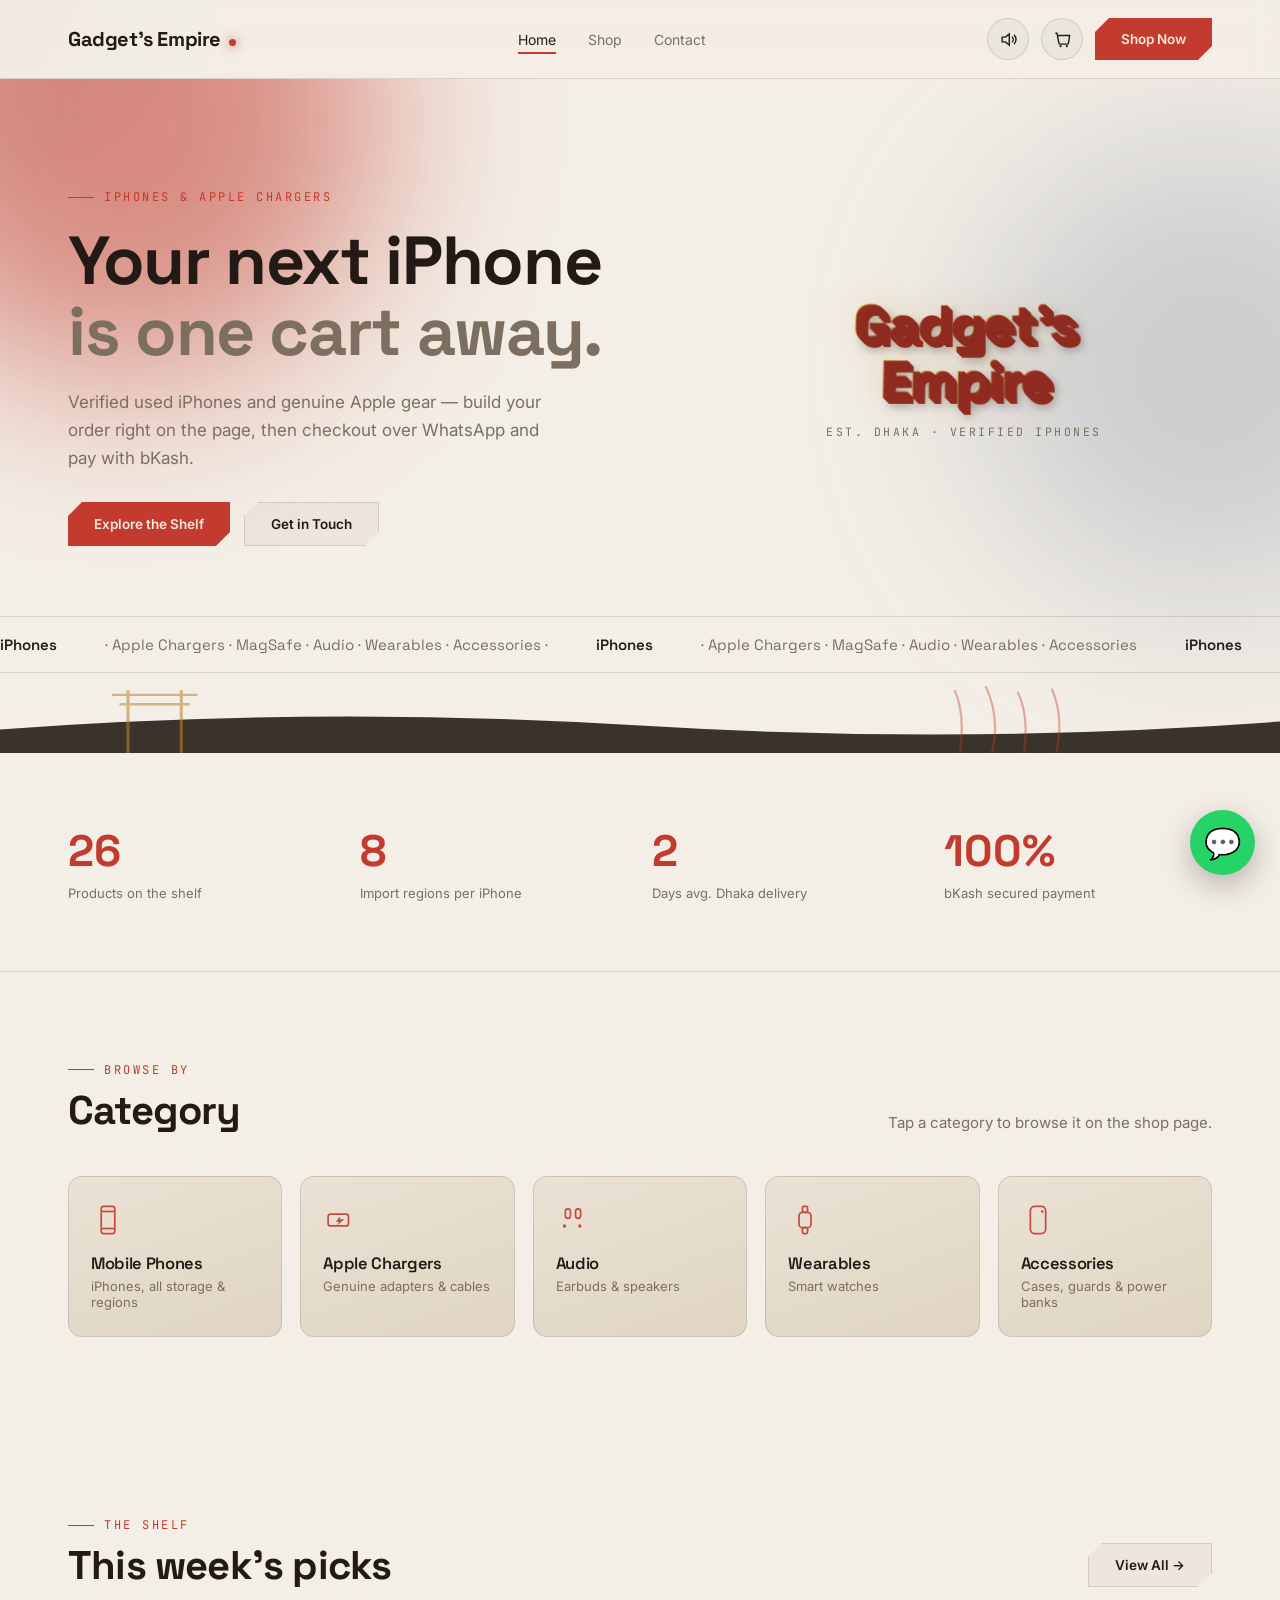
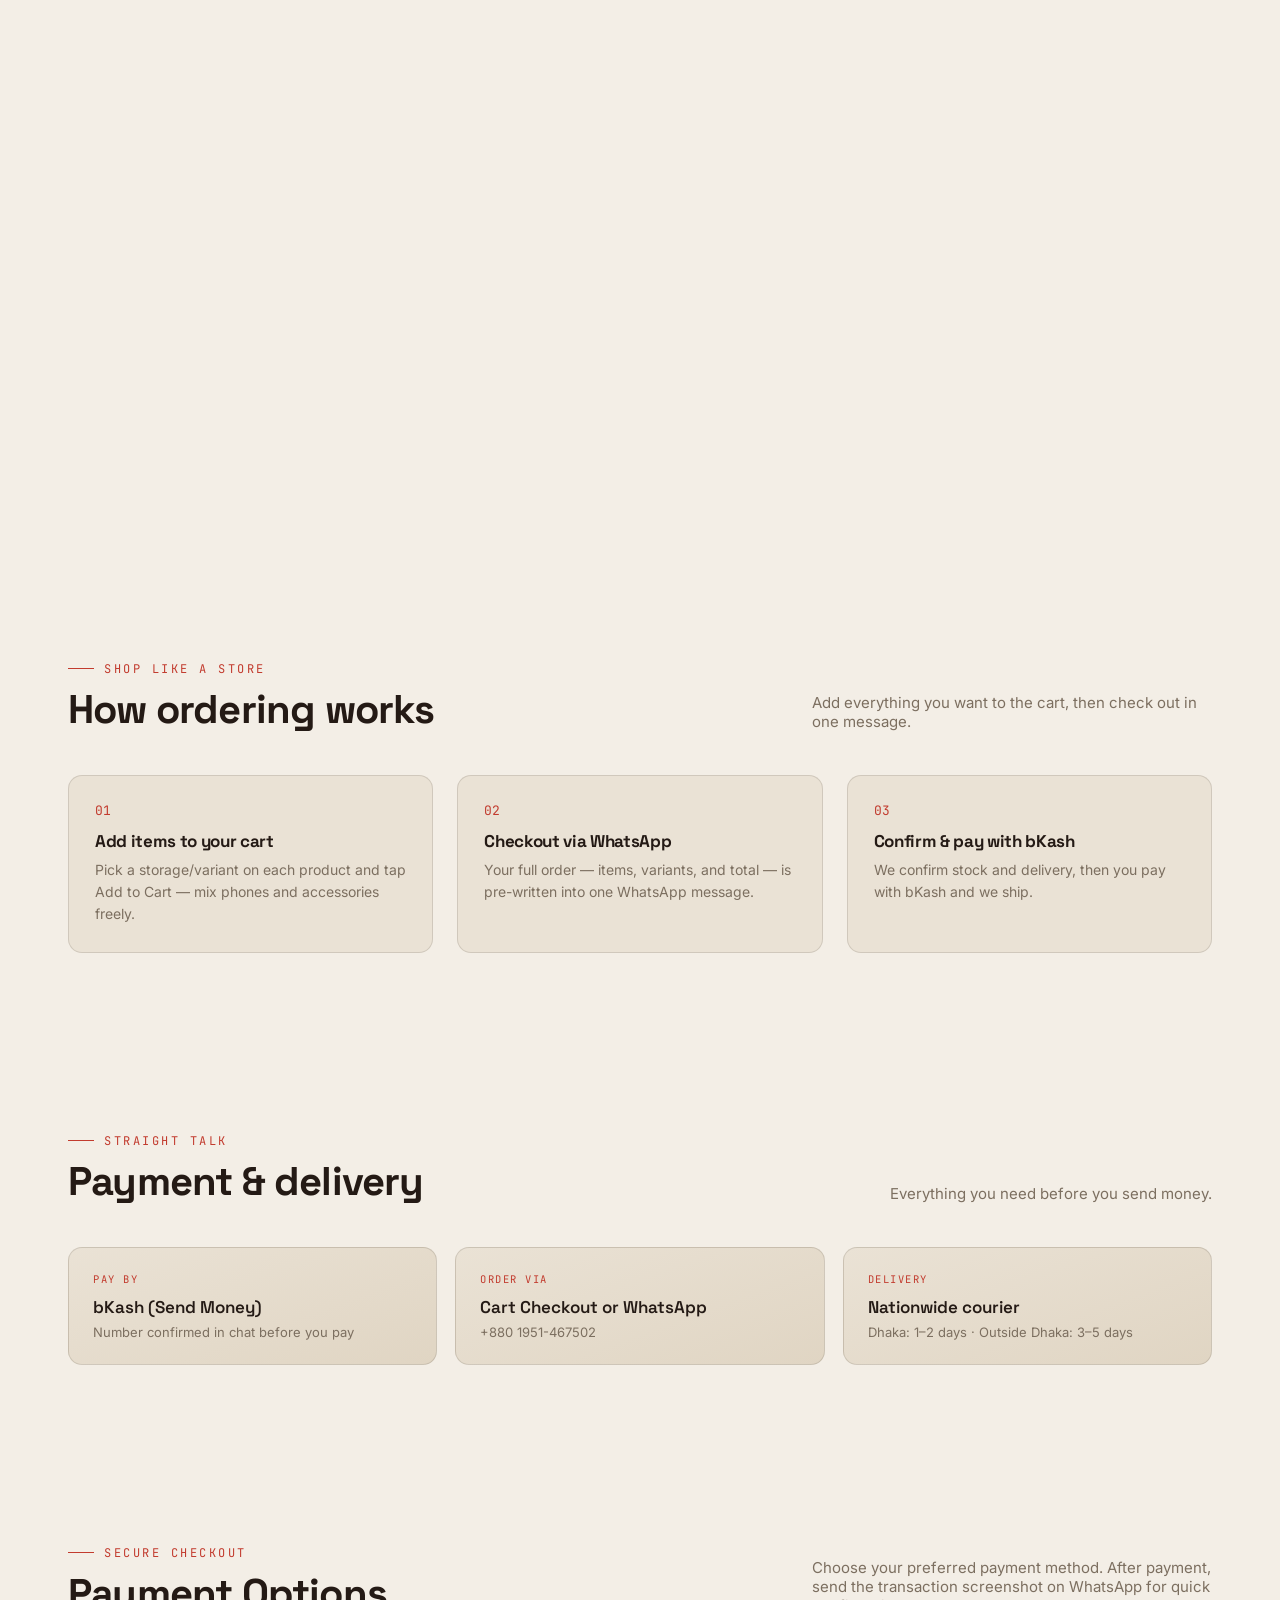
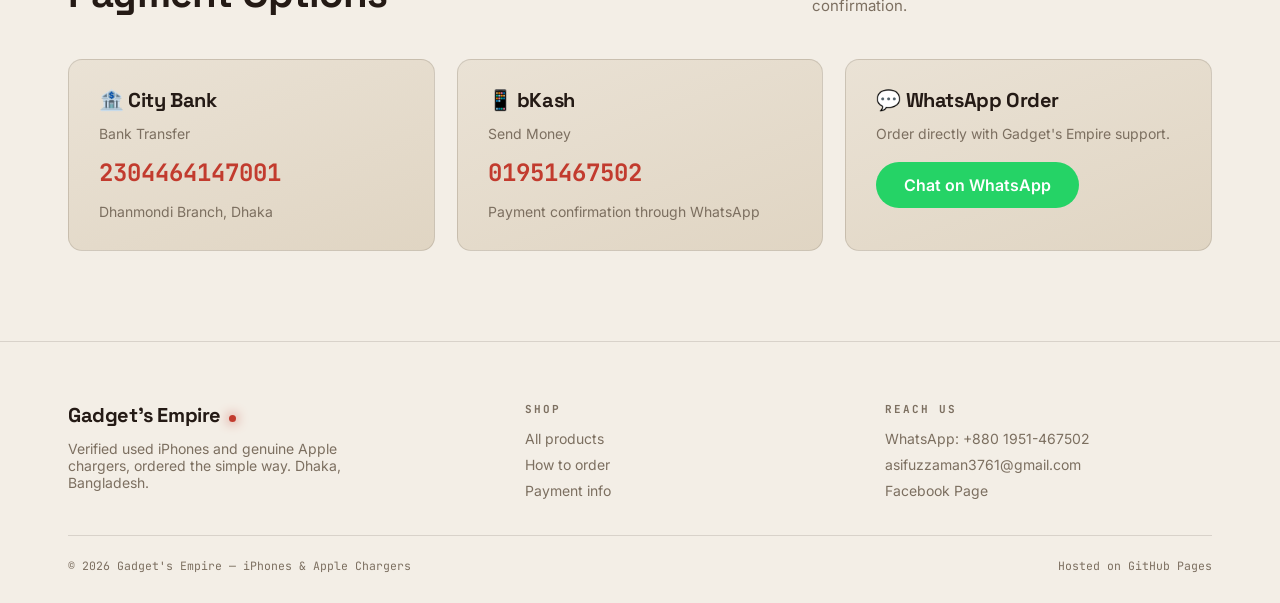
<file: index.html>
<!DOCTYPE html>
<html lang="en">
<head>
<meta charset="UTF-8">
<meta name="viewport" content="width=device-width, initial-scale=1.0">
<title>Gadget's Empire — iPhones & Apple Chargers</title>
<meta name="description" content="Gadget's Empire — verified used iPhones and genuine Apple chargers in Dhaka, Bangladesh. Shop phones, chargers, audio, wearables and accessories. Order via WhatsApp or Facebook, pay with bKash.">
<link rel="canonical" href="https://YOUR-DOMAIN-HERE/index.html">
<meta property="og:type" content="website">
<meta property="og:title" content="Gadget's Empire — iPhones & Apple Chargers in Dhaka">
<meta property="og:description" content="Gadget's Empire — verified used iPhones and genuine Apple chargers in Dhaka, Bangladesh. Shop phones, chargers, audio, wearables and accessories. Order via WhatsApp or Facebook, pay with bKash.">
<meta property="og:url" content="https://YOUR-DOMAIN-HERE/index.html">
<meta property="og:image" content="https://YOUR-DOMAIN-HERE/og-image.jpg">
<meta property="og:locale" content="en_US">
<meta name="twitter:card" content="summary_large_image">
<meta name="twitter:title" content="Gadget's Empire — iPhones & Apple Chargers in Dhaka">
<meta name="twitter:description" content="Gadget's Empire — verified used iPhones and genuine Apple chargers in Dhaka, Bangladesh. Shop phones, chargers, audio, wearables and accessories. Order via WhatsApp or Facebook, pay with bKash.">
<link rel="icon" type="image/svg+xml" href="data:image/svg+xml,%3Csvg xmlns='http://www.w3.org/2000/svg' viewBox='0 0 32 32'%3E%3Crect width='32' height='32' rx='6' fill='%23120D0C'/%3E%3Ccircle cx='16' cy='16' r='9' fill='none' stroke='%23D4A24C' stroke-width='2'/%3E%3Ccircle cx='16' cy='16' r='4' fill='%23C23B2E'/%3E%3C/svg%3E">
<link rel="preconnect" href="https://fonts.googleapis.com">
<link rel="preconnect" href="https://fonts.gstatic.com" crossorigin>
<link href="https://fonts.googleapis.com/css2?family=Space+Grotesk:wght@500;600;700&family=Inter:wght@400;500;600&family=JetBrains+Mono:wght@400;500&display=swap" rel="stylesheet">
<link rel="stylesheet" href="styles.css">
<script type="application/ld+json">
{
  "@context": "https://schema.org",
  "@type": "LocalBusiness",
  "name": "Gadget's Empire",
  "url": "https://YOUR-DOMAIN-HERE/index.html",
  "telephone": "+8801951467502",
  "email": "asifuzzaman3761@gmail.com",
  "areaServed": "Bangladesh",
  "priceRange": "৳990 - ৳142999",
  "sameAs": [
    "https://web.facebook.com/profile.php?id=61571287085561"
  ]
}
</script>
</head>
<body>

<div id="pageTransition"><div class="pt-brand"><span class="pt-dot"></span>Gadget's Empire</div><div class="pt-sub">iPhones, Every Region &middot; Genuine Apple Gear</div></div>
<div id="cursor-glow"></div>
<div id="windLayer" aria-hidden="true"></div>
<canvas id="cursorTrail"></canvas>

<header>
  <div class="nav">
    <div class="logo"><span class="name">Gadget's Empire</span><span class="dot"></span></div>
    <nav class="links">
      <a href="index.html" class="active">Home</a>
      <a href="shop.html">Shop</a>
      <a href="contact.html">Contact</a>
    </nav>
    <div class="nav-right">
      <button id="soundToggle" class="cart-toggle magnetic" aria-pressed="false" aria-label="Toggle sound effects">
        <svg class="snd-on" viewBox="0 0 24 24" fill="none" stroke="#241A15" stroke-width="1.8" style="display:none;"><path d="M4 9v6h4l5 4V5L8 9H4z"/><path d="M16.5 8.5a5 5 0 0 1 0 7"/><path d="M19 6a8.5 8.5 0 0 1 0 12"/></svg>
        <svg class="snd-off" viewBox="0 0 24 24" fill="none" stroke="#241A15" stroke-width="1.8"><path d="M4 9v6h4l5 4V5L8 9H4z"/><line x1="16" y1="9" x2="21" y2="14"/><line x1="21" y1="9" x2="16" y2="14"/></svg>
      </button>
      <button id="cartToggle" class="cart-toggle magnetic" aria-haspopup="true" aria-expanded="false" aria-controls="cartDrawer" aria-label="Open cart">
        <svg viewBox="0 0 24 24" fill="none" stroke="#241A15" stroke-width="1.8"><path d="M3 4h2l2.4 12.2a2 2 0 0 0 2 1.6h8.2a2 2 0 0 0 2-1.6L21 7H6"/><circle cx="9.5" cy="20.5" r="1.4" fill="#241A15" stroke="none"/><circle cx="17.5" cy="20.5" r="1.4" fill="#241A15" stroke="none"/></svg>
        <span id="cartCount" class="cart-count">0</span>
      </button>
      <a class="btn btn-solid magnetic" href="shop.html">Shop Now</a>
    </div>
  </div>
</header>

<section id="hero">
  <div class="orb orb1"></div>
  <div class="orb orb2"></div>
  <div class="wrap hero-grid">
    <div class="hero-copy reveal">
      <span class="eyebrow">iPhones & Apple Chargers</span>
      <h1>Your next iPhone<br><span>is one cart away.</span></h1>
      <p>Verified used iPhones and genuine Apple gear — build your order right on the page, then checkout over WhatsApp and pay with bKash.</p>
      <div class="hero-actions">
        <a href="shop.html" class="btn btn-solid magnetic">Explore the Shelf</a>
        <a href="contact.html" class="btn btn-outline magnetic">Get in Touch</a>
      </div>
    </div>
    <div class="hero-3dtext reveal" id="hero3dText">
      <h2 class="ht3d-text" id="ht3dTextEl">Gadget's<br>Empire</h2>
      <div class="ht3d-tagline mono">Est. Dhaka &middot; Verified iPhones</div>
    </div>
  </div>
  <svg class="hero-horizon" viewBox="0 0 1200 140" preserveAspectRatio="none" xmlns="http://www.w3.org/2000/svg" aria-hidden="true">
    <path d="M0,140 L0,110 Q300,80 600,105 T1200,100 L1200,140 Z" fill="var(--ink)" opacity="0.88"/>
    <g stroke="var(--gold)" stroke-width="3" fill="none" opacity="0.55">
      <path d="M120,140 L120,60 M170,140 L170,60 M105,66 L185,66 M112,78 L178,78"/>
    </g>
    <g stroke="var(--accent)" stroke-width="2" fill="none" opacity="0.4">
      <path d="M900,140 Q905,90 895,60" />
      <path d="M930,140 Q938,95 924,55" />
      <path d="M960,140 Q965,92 954,62" />
      <path d="M990,140 Q998,96 986,58" />
    </g>
  </svg>
  <div class="marquee">
    <div class="marquee-track">
      <span><b>iPhones</b> &middot; Apple Chargers &middot; MagSafe &middot; Audio &middot; Wearables &middot; Accessories &middot; <b>iPhones</b> &middot; Apple Chargers &middot; MagSafe &middot; Audio &middot; Wearables &middot; Accessories</span>
      <span aria-hidden="true"><b>iPhones</b> &middot; Apple Chargers &middot; MagSafe &middot; Audio &middot; Wearables &middot; Accessories &middot; <b>iPhones</b> &middot; Apple Chargers &middot; MagSafe &middot; Audio &middot; Wearables &middot; Accessories</span>
    </div>
  </div>
</section>

<section id="stats">
  <div class="wrap">
    <div class="stats-grid">
      <div class="stat reveal"><div class="num" data-count="26">0</div><div class="lbl">Products on the shelf</div></div>
      <div class="stat reveal"><div class="num" data-count="8">0</div><div class="lbl">Import regions per iPhone</div></div>
      <div class="stat reveal"><div class="num" data-count="2">0</div><div class="lbl">Days avg. Dhaka delivery</div></div>
      <div class="stat reveal"><div class="num" data-count="100" data-suffix="%">0</div><div class="lbl">bKash secured payment</div></div>
    </div>
  </div>
</section>

<section id="categories">
  <div class="wrap">
    <div class="section-head reveal">
      <div><span class="eyebrow">Browse by</span><h2>Category</h2></div>
      <p>Tap a category to browse it on the shop page.</p>
    </div>
    <div class="cat-grid">
      <a href="shop.html?cat=phones" class="cat-card reveal">
        <div class="glow"></div>
        <svg class="icon" viewBox="0 0 40 40" fill="none" stroke="var(--accent)" stroke-width="2"><rect x="12" y="4" width="16" height="32" rx="3"/><line x1="12" y1="10" x2="28" y2="10"/><line x1="12" y1="30" x2="28" y2="30"/></svg>
        <h3>Mobile Phones</h3><p>iPhones, all storage & regions</p>
      </a>
      <a href="shop.html?cat=power" class="cat-card reveal">
        <div class="glow"></div>
        <svg class="icon" viewBox="0 0 40 40" fill="none" stroke="var(--accent)" stroke-width="2"><rect x="6" y="13" width="24" height="14" rx="3"/><path d="M20 16 L15 22 L19 22 L16 27 L25 19 L20 19 Z" fill="var(--accent)" stroke="none"/></svg>
        <h3>Apple Chargers</h3><p>Genuine adapters &amp; cables</p>
      </a>
      <a href="shop.html?cat=audio" class="cat-card reveal">
        <div class="glow"></div>
        <svg class="icon" viewBox="0 0 40 40" fill="none" stroke="var(--accent)" stroke-width="2"><rect x="11" y="7" width="6" height="11" rx="3"/><rect x="23" y="7" width="6" height="11" rx="3"/><circle cx="10" cy="27" r="2" fill="var(--accent)" stroke="none"/><circle cx="28" cy="27" r="2" fill="var(--accent)" stroke="none"/></svg>
        <h3>Audio</h3><p>Earbuds &amp; speakers</p>
      </a>
      <a href="shop.html?cat=wearables" class="cat-card reveal">
        <div class="glow"></div>
        <svg class="icon" viewBox="0 0 40 40" fill="none" stroke="var(--accent)" stroke-width="2"><rect x="13" y="11" width="14" height="18" rx="4"/><rect x="17" y="4" width="6" height="7" rx="1.5"/><rect x="17" y="29" width="6" height="7" rx="1.5"/></svg>
        <h3>Wearables</h3><p>Smart watches</p>
      </a>
      <a href="shop.html?cat=accessories" class="cat-card reveal">
        <div class="glow"></div>
        <svg class="icon" viewBox="0 0 40 40" fill="none" stroke="var(--accent)" stroke-width="2"><rect x="11" y="4" width="18" height="32" rx="5"/><circle cx="25" cy="10" r="1.6" fill="var(--accent)" stroke="none"/></svg>
        <h3>Accessories</h3><p>Cases, guards &amp; power banks</p>
      </a>
    </div>
  </div>
</section>

<section id="featured">
  <div class="wrap">
    <div class="section-head reveal">
      <div><span class="eyebrow">The Shelf</span><h2>This week's picks</h2></div>
      <a href="shop.html" class="btn btn-outline magnetic">View All &rarr;</a>
    </div>
    <div class="grid" id="featuredGrid"></div>
  </div>
</section>

<section id="order">
  <div class="wrap">
    <div class="section-head reveal">
      <div><span class="eyebrow">Shop like a store</span><h2>How ordering works</h2></div>
      <p>Add everything you want to the cart, then check out in one message.</p>
    </div>
    <div class="steps">
      <div class="step reveal"><span class="num mono">01</span><h3>Add items to your cart</h3><p>Pick a storage/variant on each product and tap Add to Cart — mix phones and accessories freely.</p></div>
      <div class="step reveal"><span class="num mono">02</span><h3>Checkout via WhatsApp</h3><p>Your full order — items, variants, and total — is pre-written into one WhatsApp message.</p></div>
      <div class="step reveal"><span class="num mono">03</span><h3>Confirm &amp; pay with bKash</h3><p>We confirm stock and delivery, then you pay with bKash and we ship.</p></div>
    </div>
  </div>
</section>

<section id="trust">
  <div class="wrap">
    <div class="section-head reveal">
      <div><span class="eyebrow">Straight talk</span><h2>Payment &amp; delivery</h2></div>
      <p>Everything you need before you send money.</p>
    </div>
    <div class="trust-grid">
      <div class="trust-card reveal"><div class="label">Pay by</div><div class="value">bKash (Send Money)</div><div class="sub">Number confirmed in chat before you pay</div></div>
      <div class="trust-card reveal"><div class="label">Order via</div><div class="value">Cart Checkout or WhatsApp</div><div class="sub">+880 1951-467502</div></div>
      <div class="trust-card reveal"><div class="label">Delivery</div><div class="value">Nationwide courier</div><div class="sub">Dhaka: 1–2 days · Outside Dhaka: 3–5 days</div></div>
    </div>
  </div>
</section>
  
<section id="payments" class="payments">

<div class="wrap">

<div class="section-head reveal">

<div>
<span class="eyebrow">Secure Checkout</span>
<h2>Payment Options</h2>
</div>

<p>
Choose your preferred payment method. After payment, send the transaction screenshot on WhatsApp for quick confirmation.
</p>

</div>


<div class="payment-grid">


<div class="payment-card reveal">

<h3>🏦 City Bank</h3>

<p>Bank Transfer</p>

<h4>2304464147001</h4>

<p>Dhanmondi Branch, Dhaka</p>

</div>



<div class="payment-card reveal">

<h3>📱 bKash</h3>

<p>Send Money</p>

<h4>01951467502</h4>

<p>Payment confirmation through WhatsApp</p>

</div>



<div class="payment-card reveal">

<h3>💬 WhatsApp Order</h3>

<p>
Order directly with Gadget's Empire support.
</p>


<a
href="https://wa.me/8801951467502"
target="_blank"
rel="noopener"
class="whatsapp-btn">

Chat on WhatsApp

</a>


</div>


</div>

</div>

</section>

<footer>
  <div class="wrap">
    <div class="foot-grid">
      <div>
        <div class="logo"><span class="name">Gadget's Empire</span><span class="dot"></span></div>
        <p style="color:var(--text-dim); font-size:14px; margin-top:12px; max-width:300px;">Verified used iPhones and genuine Apple chargers, ordered the simple way. Dhaka, Bangladesh.</p>
      </div>
      <div><h4>Shop</h4><ul><li><a href="shop.html">All products</a></li><li><a href="index.html#order">How to order</a></li><li><a href="index.html#trust">Payment info</a></li></ul></div>
      <div><h4>Reach us</h4><ul>
        <li><a href="https://wa.me/8801951467502" target="_blank" rel="noopener">WhatsApp: +880 1951-467502</a></li>
        <li><a href="mailto:asifuzzaman3761@gmail.com">asifuzzaman3761@gmail.com</a></li>
        <li><a href="contact.html">Facebook Page</a></li>
      </ul></div>
    </div>
    <div class="foot-bottom"><span>© 2026 Gadget's Empire — iPhones & Apple Chargers</span><span>Hosted on GitHub Pages</span></div>
  </div>
</footer>

<div id="cartOverlay" class="cart-overlay"></div>
<aside id="cartDrawer" class="cart-drawer" aria-hidden="true">
  <div class="cart-drawer-head"><h3>Your Cart</h3><button id="cartClose" class="cart-close" aria-label="Close cart">&times;</button></div>
  <div id="cartItems" class="cart-items"><p class="cart-empty">Your cart is empty. Add something from the shelf.</p></div>
  <div class="cart-footer">
    <div class="discount-row">
      <input id="discountInput" type="text" class="discount-input mono" placeholder="Discount code">
      <button id="discountApplyBtn" class="btn btn-outline" style="padding:9px 16px; font-size:12px;">Apply</button>
    </div>
    <div id="discountStatus" class="discount-status"></div>
    <div class="cart-subtotal"><span>Subtotal</span><span id="cartSubtotal" class="mono">৳0</span></div>
    <a id="checkoutWhatsapp" class="btn btn-solid magnetic" style="width:100%; margin-bottom:10px;" target="_blank" rel="noopener">Checkout via WhatsApp</a>
    <button id="checkoutFacebook" class="btn btn-outline" style="width:100%;">Copy Order for Facebook</button>
    <p class="cart-note">Checkout opens WhatsApp with your order pre-written. Nothing is charged automatically.</p>
  </div>
</aside>
<div id="toast" class="toast" role="status" aria-live="polite"></div>

<script src="app.js"></script>
<script>
  function pageInit(){
    setupHeroText();
    var grid = document.getElementById('featuredGrid');
    var featured = ['iphone13pro','iphone14pro-usa','magsafe','smartwatch'];
    featured.forEach(function(id){ grid.appendChild(buildProductCard(getProduct(id))); });
  }
</script>


  
<a href="https://wa.me/8801951467502"

class="floating-whatsapp"

target="_blank"

rel="noopener"

aria-label="Chat on WhatsApp">

💬

</a>
  
</body>
</html>
</file>
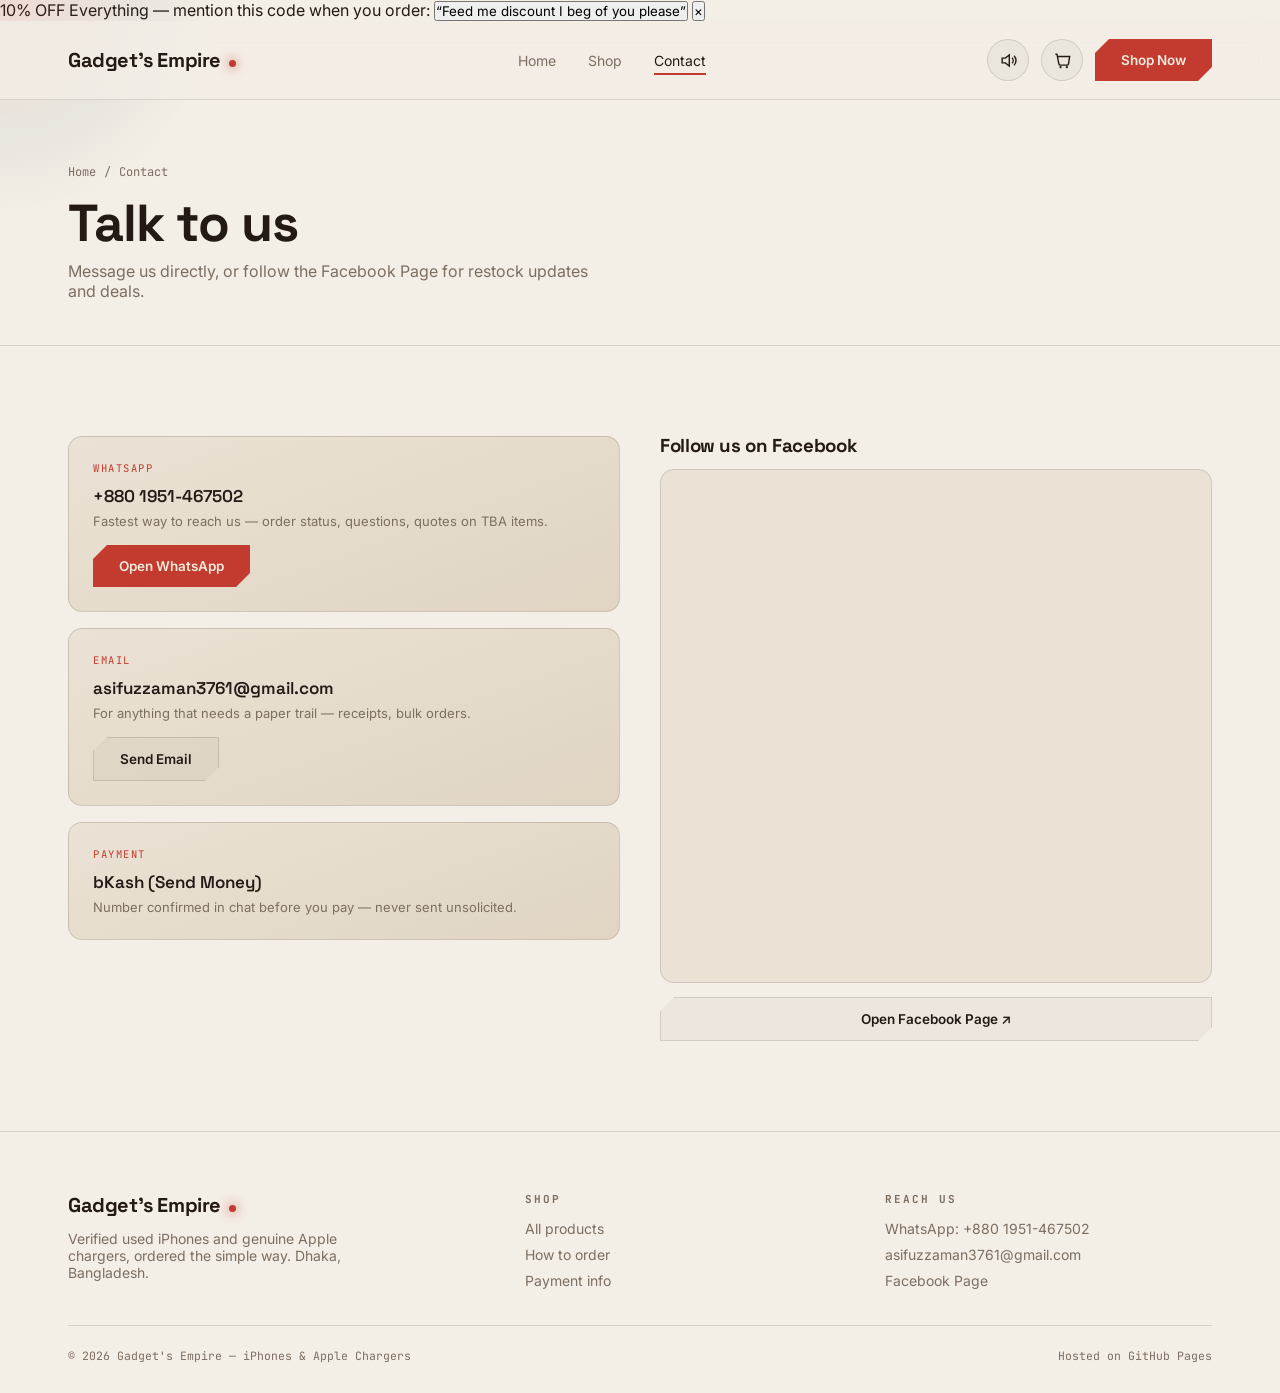
<file: contact.html>
<!DOCTYPE html>
<html lang="en">
<head>
<meta charset="UTF-8">
<meta name="viewport" content="width=device-width, initial-scale=1.0">
<title>Contact — Gadget's Empire</title>
<meta name="description" content="Contact Gadget's Empire — WhatsApp, email, and Facebook Page for used iPhones and Apple chargers in Dhaka, Bangladesh.">
<link rel="canonical" href="https://YOUR-DOMAIN-HERE/contact.html">
<meta property="og:type" content="website">
<meta property="og:title" content="Contact — Gadget's Empire">
<meta property="og:description" content="Contact Gadget's Empire — WhatsApp, email, and Facebook Page for used iPhones and Apple chargers in Dhaka, Bangladesh.">
<meta property="og:url" content="https://YOUR-DOMAIN-HERE/contact.html">
<meta property="og:image" content="https://YOUR-DOMAIN-HERE/og-image.jpg">
<meta property="og:locale" content="en_US">
<meta name="twitter:card" content="summary_large_image">
<meta name="twitter:title" content="Contact — Gadget's Empire">
<meta name="twitter:description" content="Contact Gadget's Empire — WhatsApp, email, and Facebook Page for used iPhones and Apple chargers in Dhaka, Bangladesh.">
<link rel="icon" type="image/svg+xml" href="data:image/svg+xml,%3Csvg xmlns='http://www.w3.org/2000/svg' viewBox='0 0 32 32'%3E%3Crect width='32' height='32' rx='6' fill='%23120D0C'/%3E%3Ccircle cx='16' cy='16' r='9' fill='none' stroke='%23D4A24C' stroke-width='2'/%3E%3Ccircle cx='16' cy='16' r='4' fill='%23C23B2E'/%3E%3C/svg%3E">
<link rel="preconnect" href="https://fonts.googleapis.com">
<link rel="preconnect" href="https://fonts.gstatic.com" crossorigin>
<link href="https://fonts.googleapis.com/css2?family=Space+Grotesk:wght@500;600;700&family=Inter:wght@400;500;600&family=JetBrains+Mono:wght@400;500&display=swap" rel="stylesheet">
<link rel="stylesheet" href="styles.css">
</head>
<body>

<div id="promoBanner" class="promo-banner">
  <div class="promo-banner-inner">
    <span class="promo-tag">10% OFF</span>
    <span class="promo-text">Everything — mention this code when you order:</span>
    <button id="promoCopyBtn" class="promo-code" title="Click to copy">&ldquo;Feed me discount I beg of you please&rdquo;</button>
    <button id="promoClose" class="promo-close" aria-label="Dismiss offer">&times;</button>
  </div>
</div>

<div id="pageTransition"><div class="pt-brand"><span class="pt-dot"></span>Gadget's Empire</div><div class="pt-sub">iPhones, Every Region &middot; Genuine Apple Gear</div></div>
<div id="cursor-glow"></div>
<div id="windLayer" aria-hidden="true"></div>
<canvas id="cursorTrail"></canvas>

<header>
  <div class="nav">
    <div class="logo"><span class="name">Gadget's Empire</span><span class="dot"></span></div>
    <nav class="links">
      <a href="index.html">Home</a>
      <a href="shop.html">Shop</a>
      <a href="contact.html" class="active">Contact</a>
    </nav>
    <div class="nav-right">
      <button id="soundToggle" class="cart-toggle magnetic" aria-pressed="false" aria-label="Toggle sound effects">
        <svg class="snd-on" viewBox="0 0 24 24" fill="none" stroke="#241A15" stroke-width="1.8" style="display:none;"><path d="M4 9v6h4l5 4V5L8 9H4z"/><path d="M16.5 8.5a5 5 0 0 1 0 7"/><path d="M19 6a8.5 8.5 0 0 1 0 12"/></svg>
        <svg class="snd-off" viewBox="0 0 24 24" fill="none" stroke="#241A15" stroke-width="1.8"><path d="M4 9v6h4l5 4V5L8 9H4z"/><line x1="16" y1="9" x2="21" y2="14"/><line x1="21" y1="9" x2="16" y2="14"/></svg>
      </button>
      <button id="cartToggle" class="cart-toggle magnetic" aria-haspopup="true" aria-expanded="false" aria-controls="cartDrawer" aria-label="Open cart">
        <svg viewBox="0 0 24 24" fill="none" stroke="#241A15" stroke-width="1.8"><path d="M3 4h2l2.4 12.2a2 2 0 0 0 2 1.6h8.2a2 2 0 0 0 2-1.6L21 7H6"/><circle cx="9.5" cy="20.5" r="1.4" fill="#241A15" stroke="none"/><circle cx="17.5" cy="20.5" r="1.4" fill="#241A15" stroke="none"/></svg>
        <span id="cartCount" class="cart-count">0</span>
      </button>
      <a class="btn btn-solid magnetic" href="shop.html">Shop Now</a>
    </div>
  </div>
</header>

<section class="page-hero">
  <div class="wrap">
    <div class="breadcrumb"><a href="index.html">Home</a><span>/</span><span>Contact</span></div>
    <h1 class="reveal">Talk to us</h1>
    <p style="color:var(--text-dim); margin-top:10px; max-width:520px;" class="reveal">Message us directly, or follow the Facebook Page for restock updates and deals.</p>
  </div>
</section>

<section id="contact">
  <div class="wrap contact-grid">
    <div class="contact-cards reveal">
      <div class="trust-card">
        <div class="label">WhatsApp</div>
        <div class="value">+880 1951-467502</div>
        <div class="sub">Fastest way to reach us — order status, questions, quotes on TBA items.</div>
        <a href="https://wa.me/8801951467502" target="_blank" rel="noopener" class="btn btn-solid magnetic" style="margin-top:16px;">Open WhatsApp</a>
      </div>
      <div class="trust-card">
        <div class="label">Email</div>
        <div class="value">asifuzzaman3761@gmail.com</div>
        <div class="sub">For anything that needs a paper trail — receipts, bulk orders.</div>
        <a href="mailto:asifuzzaman3761@gmail.com" class="btn btn-outline magnetic" style="margin-top:16px;">Send Email</a>
      </div>
      <div class="trust-card">
        <div class="label">Payment</div>
        <div class="value">bKash (Send Money)</div>
        <div class="sub">Number confirmed in chat before you pay — never sent unsolicited.</div>
      </div>
    </div>

    <div class="reveal">
      <h3 style="margin-bottom:14px;">Follow us on Facebook</h3>
      <div class="fb-embed-wrap" id="fbEmbedWrap">
        <div class="fb-fallback">
          Facebook Page not connected yet.<br>
          <span style="font-size:12.5px;">Replace <code class="mono">FACEBOOK_PAGE_URL</code> in this page's script with your real Facebook Page URL to show the live feed here — or <a href="#" id="fbPlaceholderLink">visit our Facebook Shop</a> directly.</span>
        </div>
      </div>
      <a id="fbDirectLink" href="https://web.facebook.com/profile.php?id=61571287085561" target="_blank" rel="noopener" class="btn btn-outline magnetic" style="margin-top:14px; width:100%;">Open Facebook Page ↗</a>
    </div>
  </div>
</section>

<footer>
  <div class="wrap">
    <div class="foot-grid">
      <div>
        <div class="logo"><span class="name">Gadget's Empire</span><span class="dot"></span></div>
        <p style="color:var(--text-dim); font-size:14px; margin-top:12px; max-width:300px;">Verified used iPhones and genuine Apple chargers, ordered the simple way. Dhaka, Bangladesh.</p>
      </div>
      <div><h4>Shop</h4><ul><li><a href="shop.html">All products</a></li><li><a href="index.html#order">How to order</a></li><li><a href="index.html#trust">Payment info</a></li></ul></div>
      <div><h4>Reach us</h4><ul>
        <li><a href="https://wa.me/8801951467502" target="_blank" rel="noopener">WhatsApp: +880 1951-467502</a></li>
        <li><a href="mailto:asifuzzaman3761@gmail.com">asifuzzaman3761@gmail.com</a></li>
        <li><a href="contact.html">Facebook Page</a></li>
      </ul></div>
    </div>
    <div class="foot-bottom"><span>© 2026 Gadget's Empire — iPhones & Apple Chargers</span><span>Hosted on GitHub Pages</span></div>
  </div>
</footer>

<div id="cartOverlay" class="cart-overlay"></div>
<aside id="cartDrawer" class="cart-drawer" aria-hidden="true">
  <div class="cart-drawer-head"><h3>Your Cart</h3><button id="cartClose" class="cart-close" aria-label="Close cart">&times;</button></div>
  <div id="cartItems" class="cart-items"><p class="cart-empty">Your cart is empty. Add something from the shelf.</p></div>
  <div class="cart-footer">
    <div class="discount-row">
      <input id="discountInput" type="text" class="discount-input mono" placeholder="Discount code">
      <button id="discountApplyBtn" class="btn btn-outline" style="padding:9px 16px; font-size:12px;">Apply</button>
    </div>
    <div id="discountStatus" class="discount-status"></div>
    <div class="cart-subtotal"><span>Subtotal</span><span id="cartSubtotal" class="mono">৳0</span></div>
    <a id="checkoutWhatsapp" class="btn btn-solid magnetic" style="width:100%; margin-bottom:10px;" target="_blank" rel="noopener">Checkout via WhatsApp</a>
    <button id="checkoutFacebook" class="btn btn-outline" style="width:100%;">Copy Order for Facebook</button>
    <p class="cart-note">Checkout opens WhatsApp with your order pre-written. Nothing is charged automatically.</p>
  </div>
</aside>
<div id="toast" class="toast" role="status" aria-live="polite"></div>

<script src="app.js"></script>
<script>
  /* ---- Facebook Page embed setup ---- */
  var FACEBOOK_PAGE_URL = 'https://www.facebook.com/profile.php?id=61571287085561';

  function pageInit(){
    if(FACEBOOK_PAGE_URL){
      var wrap = document.getElementById('fbEmbedWrap');
      var src = 'https://www.facebook.com/plugins/page.php?href=' + encodeURIComponent(FACEBOOK_PAGE_URL) +
        '&tabs=timeline&width=500&height=500&small_header=true&adapt_container_width=true&hide_cover=false&show_facepile=true';
      wrap.innerHTML = '<iframe src="' + src + '" width="100%" height="500" style="border:none;overflow:hidden;" scrolling="no" frameborder="0" allowfullscreen="true" allow="autoplay; clipboard-write; encrypted-media; picture-in-picture; web-share"></iframe>';
      document.getElementById('fbPlaceholderLink') && (document.getElementById('fbPlaceholderLink').href = FACEBOOK_PAGE_URL);
    } else {
      var link = document.getElementById('fbPlaceholderLink');
      if(link) link.addEventListener('click', function(e){ e.preventDefault(); showToast('Add your Facebook Page URL in contact.html to enable this'); });
    }
  }
</script>
</body>
</html>
</file>
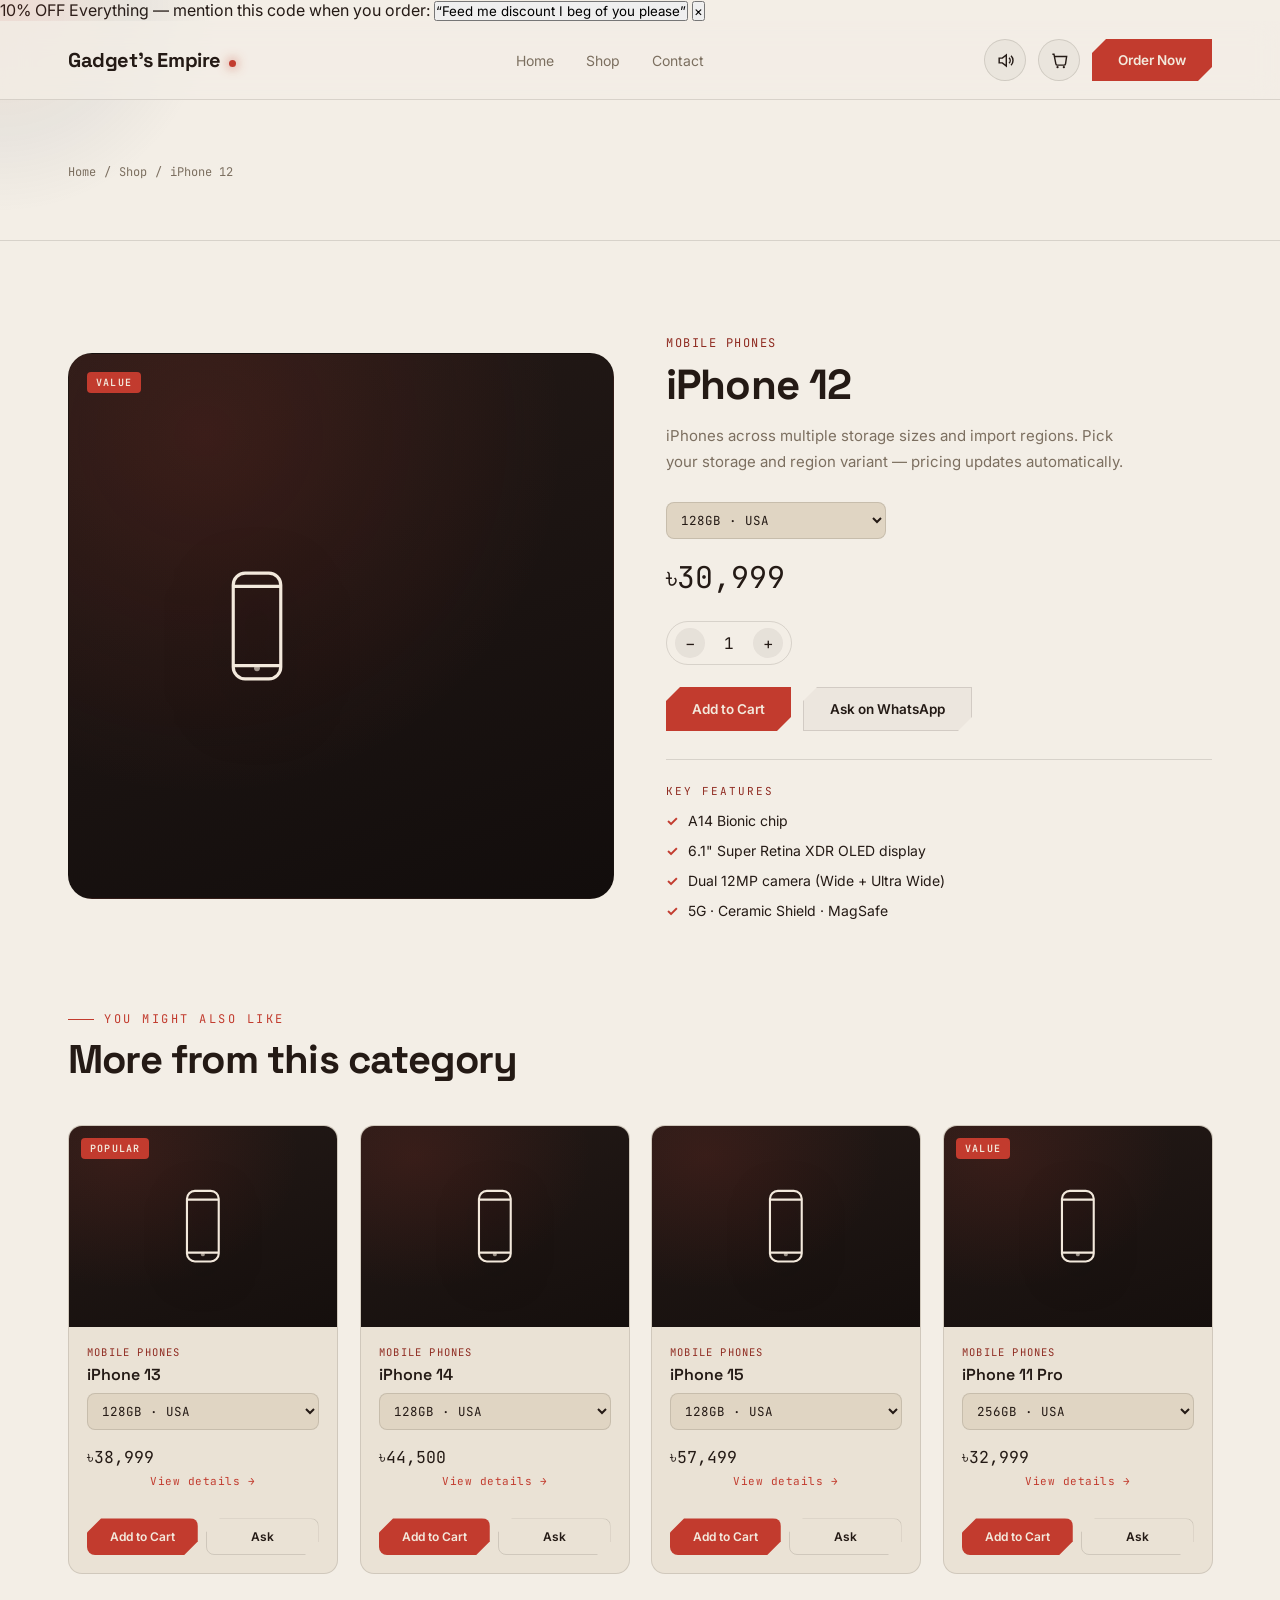
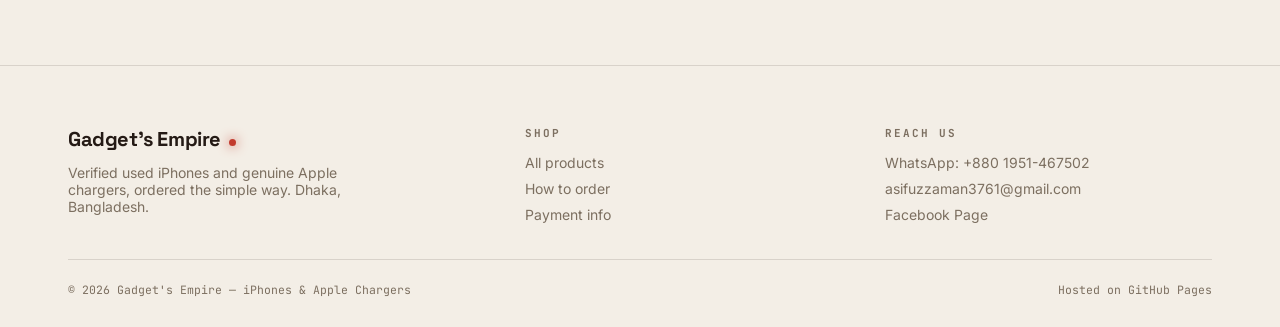
<file: product.html>
<!DOCTYPE html>
<html lang="en">
<head>
<meta charset="UTF-8">
<meta name="viewport" content="width=device-width, initial-scale=1.0">
<title id="pageTitle">Product — Gadget's Empire</title>
<meta name="description" id="metaDesc" content="Verified used iPhones and genuine Apple accessories at Gadget's Empire — check price, pick a variant, and order via WhatsApp.">
<link rel="canonical" href="https://YOUR-DOMAIN-HERE/product.html">
<meta property="og:type" content="website">
<meta property="og:title" id="ogTitle" content="Product — Gadget's Empire">
<meta property="og:description" id="ogDesc" content="Verified used iPhones and genuine Apple accessories at Gadget's Empire — check price, pick a variant, and order via WhatsApp.">
<meta property="og:url" content="https://YOUR-DOMAIN-HERE/product.html">
<meta property="og:image" content="https://YOUR-DOMAIN-HERE/og-image.jpg">
<meta property="og:locale" content="en_US">
<meta name="twitter:card" content="summary_large_image">
<meta name="twitter:title" content="Product — Gadget's Empire">
<meta name="twitter:description" content="Verified used iPhones and genuine Apple accessories at Gadget's Empire — check price, pick a variant, and order via WhatsApp.">
<link rel="icon" type="image/svg+xml" href="data:image/svg+xml,%3Csvg xmlns='http://www.w3.org/2000/svg' viewBox='0 0 32 32'%3E%3Crect width='32' height='32' rx='6' fill='%23120D0C'/%3E%3Ccircle cx='16' cy='16' r='9' fill='none' stroke='%23D4A24C' stroke-width='2'/%3E%3Ccircle cx='16' cy='16' r='4' fill='%23C23B2E'/%3E%3C/svg%3E">
<link rel="preconnect" href="https://fonts.googleapis.com">
<link rel="preconnect" href="https://fonts.gstatic.com" crossorigin>
<link href="https://fonts.googleapis.com/css2?family=Space+Grotesk:wght@500;600;700&family=Inter:wght@400;500;600&family=JetBrains+Mono:wght@400;500&display=swap" rel="stylesheet">
<link rel="stylesheet" href="styles.css">
</head>
<body>

<div id="promoBanner" class="promo-banner">
  <div class="promo-banner-inner">
    <span class="promo-tag">10% OFF</span>
    <span class="promo-text">Everything — mention this code when you order:</span>
    <button id="promoCopyBtn" class="promo-code" title="Click to copy">&ldquo;Feed me discount I beg of you please&rdquo;</button>
    <button id="promoClose" class="promo-close" aria-label="Dismiss offer">&times;</button>
  </div>
</div>

<div id="pageTransition"><div class="pt-brand"><span class="pt-dot"></span>Gadget's Empire</div><div class="pt-sub">iPhones, Every Region &middot; Genuine Apple Gear</div></div>
<div id="cursor-glow"></div>
<div id="windLayer" aria-hidden="true"></div>
<canvas id="cursorTrail"></canvas>

<header>
  <div class="nav">
    <div class="logo"><span class="name">Gadget's Empire</span><span class="dot"></span></div>
    <nav class="links">
      <a href="index.html">Home</a>
      <a href="shop.html">Shop</a>
      <a href="contact.html">Contact</a>
    </nav>
    <div class="nav-right">
      <button id="soundToggle" class="cart-toggle magnetic" aria-pressed="false" aria-label="Toggle sound effects">
        <svg class="snd-on" viewBox="0 0 24 24" fill="none" stroke="#241A15" stroke-width="1.8" style="display:none;"><path d="M4 9v6h4l5 4V5L8 9H4z"/><path d="M16.5 8.5a5 5 0 0 1 0 7"/><path d="M19 6a8.5 8.5 0 0 1 0 12"/></svg>
        <svg class="snd-off" viewBox="0 0 24 24" fill="none" stroke="#241A15" stroke-width="1.8"><path d="M4 9v6h4l5 4V5L8 9H4z"/><line x1="16" y1="9" x2="21" y2="14"/><line x1="21" y1="9" x2="16" y2="14"/></svg>
      </button>
      <button id="cartToggle" class="cart-toggle magnetic" aria-haspopup="true" aria-expanded="false" aria-controls="cartDrawer" aria-label="Open cart">
        <svg viewBox="0 0 24 24" fill="none" stroke="#241A15" stroke-width="1.8"><path d="M3 4h2l2.4 12.2a2 2 0 0 0 2 1.6h8.2a2 2 0 0 0 2-1.6L21 7H6"/><circle cx="9.5" cy="20.5" r="1.4" fill="#241A15" stroke="none"/><circle cx="17.5" cy="20.5" r="1.4" fill="#241A15" stroke="none"/></svg>
        <span id="cartCount" class="cart-count">0</span>
      </button>
      <a class="btn btn-solid magnetic" href="contact.html">Order Now</a>
    </div>
  </div>
</header>

<section class="page-hero">
  <div class="wrap">
    <div class="breadcrumb"><a href="index.html">Home</a><span>/</span><a href="shop.html">Shop</a><span>/</span><span id="breadcrumbName">Product</span></div>
  </div>
</section>

<section id="productDetail">
  <div class="wrap product-hero">
    <div class="product-showcase reveal">
      <span class="card-badge" id="pdBadge"></span>
      <div id="pdArt"></div>
    </div>
    <div class="product-info reveal">
      <span class="cat" id="pdCat"></span>
      <h1 id="pdName"></h1>
      <p class="desc" id="pdDesc"></p>
      <div id="pdVariantWrap"></div>
      <div class="price-lg mono" id="pdPrice"></div>
      <div class="qty-row">
        <div class="qty-stepper-lg">
          <button id="pdQtyDec" aria-label="Decrease quantity">−</button>
          <span id="pdQty" class="mono">1</span>
          <button id="pdQtyInc" aria-label="Increase quantity">+</button>
        </div>
      </div>
      <div class="product-actions">
        <button id="pdAddCart" class="btn btn-solid magnetic"></button>
        <a id="pdAsk" class="btn btn-outline magnetic" target="_blank" rel="noopener">Ask on WhatsApp</a>
      </div>
      <div class="pd-features" id="pdFeaturesWrap" style="display:none;">
        <div class="pd-features-label mono">Key Features</div>
        <ul id="pdFeaturesList" class="pd-features-list"></ul>
      </div>
    </div>
  </div>

  <div class="wrap related-row">
    <div class="section-head reveal">
      <div><span class="eyebrow">You might also like</span><h2>More from this category</h2></div>
    </div>
    <div class="grid" id="relatedGrid"></div>
  </div>
</section>

<footer>
  <div class="wrap">
    <div class="foot-grid">
      <div>
        <div class="logo"><span class="name">Gadget's Empire</span><span class="dot"></span></div>
        <p style="color:var(--text-dim); font-size:14px; margin-top:12px; max-width:300px;">Verified used iPhones and genuine Apple chargers, ordered the simple way. Dhaka, Bangladesh.</p>
      </div>
      <div><h4>Shop</h4><ul><li><a href="shop.html">All products</a></li><li><a href="index.html#order">How to order</a></li><li><a href="index.html#trust">Payment info</a></li></ul></div>
      <div><h4>Reach us</h4><ul>
        <li><a href="https://wa.me/8801951467502" target="_blank" rel="noopener">WhatsApp: +880 1951-467502</a></li>
        <li><a href="mailto:asifuzzaman3761@gmail.com">asifuzzaman3761@gmail.com</a></li>
        <li><a href="contact.html">Facebook Page</a></li>
      </ul></div>
    </div>
    <div class="foot-bottom"><span>© 2026 Gadget's Empire — iPhones & Apple Chargers</span><span>Hosted on GitHub Pages</span></div>
  </div>
</footer>

<div id="cartOverlay" class="cart-overlay"></div>
<aside id="cartDrawer" class="cart-drawer" aria-hidden="true">
  <div class="cart-drawer-head"><h3>Your Cart</h3><button id="cartClose" class="cart-close" aria-label="Close cart">&times;</button></div>
  <div id="cartItems" class="cart-items"><p class="cart-empty">Your cart is empty. Add something from the shelf.</p></div>
  <div class="cart-footer">
    <div class="discount-row">
      <input id="discountInput" type="text" class="discount-input mono" placeholder="Discount code">
      <button id="discountApplyBtn" class="btn btn-outline" style="padding:9px 16px; font-size:12px;">Apply</button>
    </div>
    <div id="discountStatus" class="discount-status"></div>
    <div class="cart-subtotal"><span>Subtotal</span><span id="cartSubtotal" class="mono">৳0</span></div>
    <a id="checkoutWhatsapp" class="btn btn-solid magnetic" style="width:100%; margin-bottom:10px;" target="_blank" rel="noopener">Checkout via WhatsApp</a>
    <button id="checkoutFacebook" class="btn btn-outline" style="width:100%;">Copy Order for Facebook</button>
    <p class="cart-note">Checkout opens WhatsApp with your order pre-written. Nothing is charged automatically.</p>
  </div>
</aside>
<div id="toast" class="toast" role="status" aria-live="polite"></div>

<script src="app.js"></script>
<script>
  function pageInit(){
    var params = new URLSearchParams(window.location.search);
    var id = params.get('id');
    var p = getProduct(id) || PRODUCTS[0];
    var qty = 1;

    document.getElementById('pageTitle').textContent = p.name + ' — Gadget\'s Empire';
    var seoDesc = p.name + ' — ' + (CATEGORY_DESCRIPTIONS[p.category] || 'Available at Gadget\'s Empire, Dhaka.');
    var metaDesc = document.getElementById('metaDesc');
    if(metaDesc) metaDesc.setAttribute('content', seoDesc);
    var ogTitle = document.getElementById('ogTitle');
    if(ogTitle) ogTitle.setAttribute('content', p.name + ' — Gadget\'s Empire');
    var ogDesc = document.getElementById('ogDesc');
    if(ogDesc) ogDesc.setAttribute('content', seoDesc);
    document.getElementById('breadcrumbName').textContent = p.name;
    var pdBadgeEl = document.getElementById('pdBadge');
    pdBadgeEl.textContent = p.badge || '';
    pdBadgeEl.style.display = p.badge ? '' : 'none';
    document.getElementById('pdArt').innerHTML = ART[p.art];
    document.getElementById('pdCat').textContent = CATEGORY_LABELS[p.category];
    document.getElementById('pdName').textContent = p.name;
    document.getElementById('pdDesc').textContent = CATEGORY_DESCRIPTIONS[p.category] || '';

    if(p.features && p.features.length){
      var featWrap = document.getElementById('pdFeaturesWrap');
      var featList = document.getElementById('pdFeaturesList');
      featList.innerHTML = p.features.map(function(f){ return '<li>' + f + '</li>'; }).join('');
      featWrap.style.display = '';
    }

    var multi = p.variants.length > 1;
    var variantWrap = document.getElementById('pdVariantWrap');
    if(multi){
      var select = document.createElement('select');
      select.className = 'variant-select mono';
      select.style.maxWidth = '220px';
      p.variants.forEach(function(v,i){
        var opt = document.createElement('option');
        opt.value = i; opt.textContent = v.label;
        select.appendChild(opt);
      });
      variantWrap.appendChild(select);
      select.addEventListener('change', sync);
      variantWrap._select = select;
    }

    var priceEl = document.getElementById('pdPrice');
    var addBtn = document.getElementById('pdAddCart');
    var askLink = document.getElementById('pdAsk');
    var qtyEl = document.getElementById('pdQty');

    function currentVariant(){
      var idx = multi ? parseInt(variantWrap._select.value, 10) : 0;
      return p.variants[idx];
    }

    function sync(){
      var v = currentVariant();
      priceEl.textContent = formatPrice(v.price);
      priceEl.classList.toggle('tba', v.price === null);
      addBtn.textContent = (v.price === null) ? 'Message for Price' : 'Add to Cart';
      askLink.href = 'https://wa.me/' + WHATSAPP_NUMBER + '?text=' + encodeURIComponent('Hi! I want to ask about ' + p.name + ' (' + v.label + ').');
    }
    sync();

    document.getElementById('pdQtyInc').addEventListener('click', function(){ qty++; qtyEl.textContent = qty; });
    document.getElementById('pdQtyDec').addEventListener('click', function(){ if(qty>1){ qty--; qtyEl.textContent = qty; } });

    addBtn.addEventListener('click', function(){
      var v = currentVariant();
      if(v.price === null){ window.open(askLink.href, '_blank', 'noopener'); return; }
      if(window.SFX) SFX.tick();
      for(var i=0;i<qty;i++){ addToCart(p.id, p.name, v.label, v.price); }
      showToast('Added ' + qty + ' x ' + p.name + ' (' + v.label + ') to cart');
    });

    var relatedGrid = document.getElementById('relatedGrid');
    PRODUCTS.filter(function(rp){ return rp.category === p.category && rp.id !== p.id; })
      .slice(0,4)
      .forEach(function(rp){ relatedGrid.appendChild(buildProductCard(rp)); });
  }
</script>
</body>
</html>
</file>
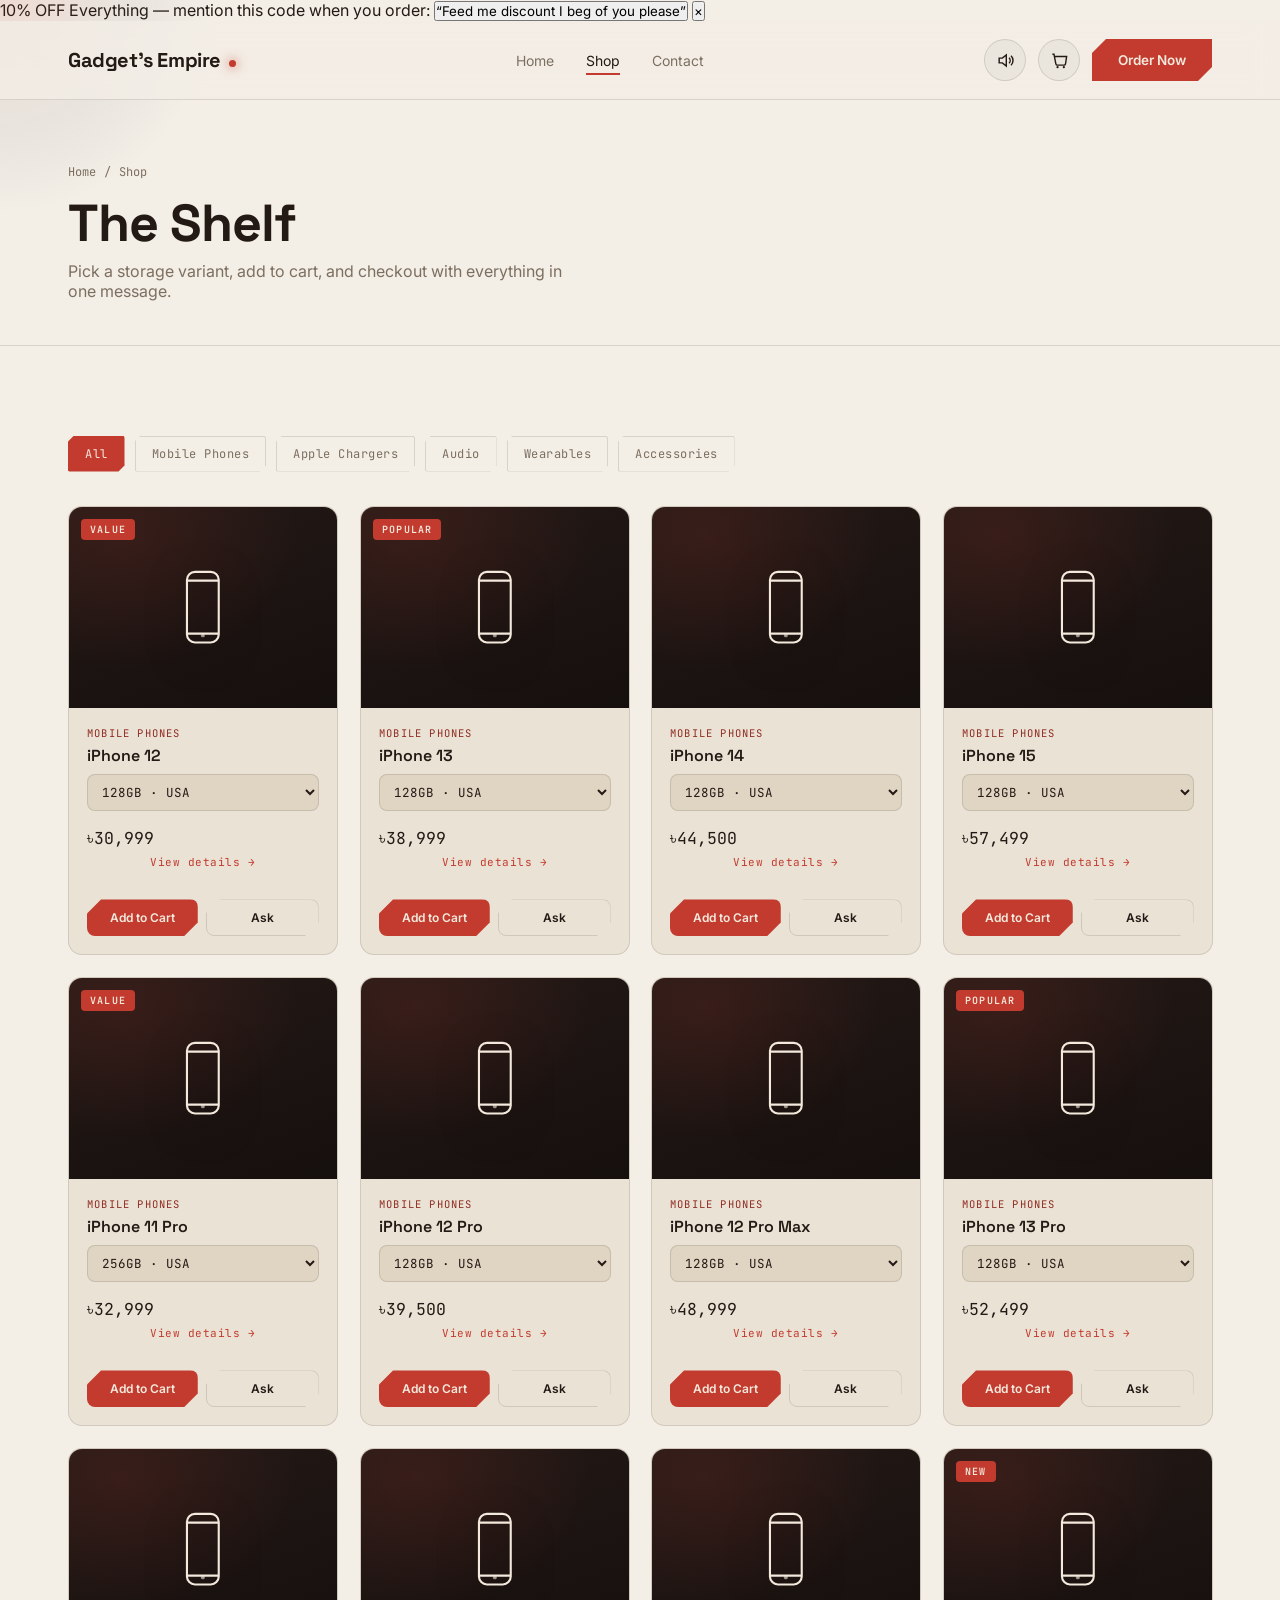
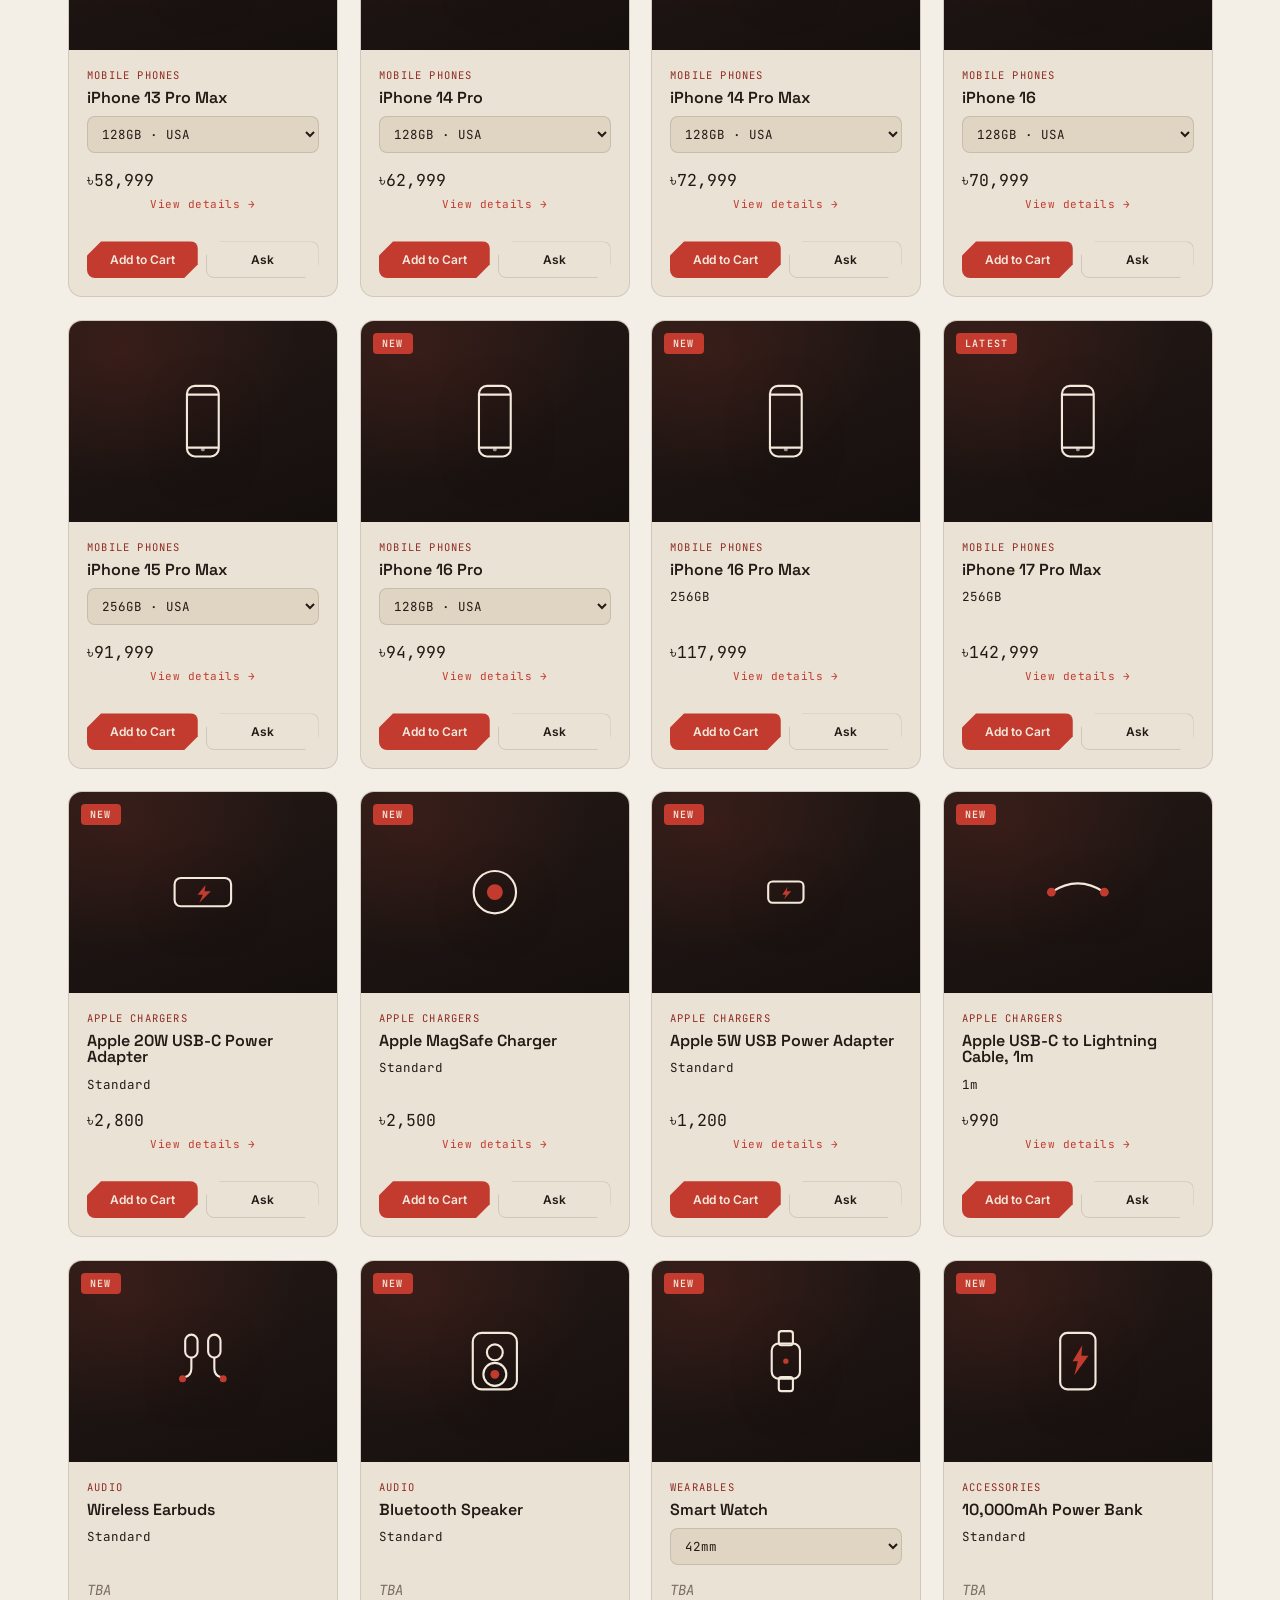
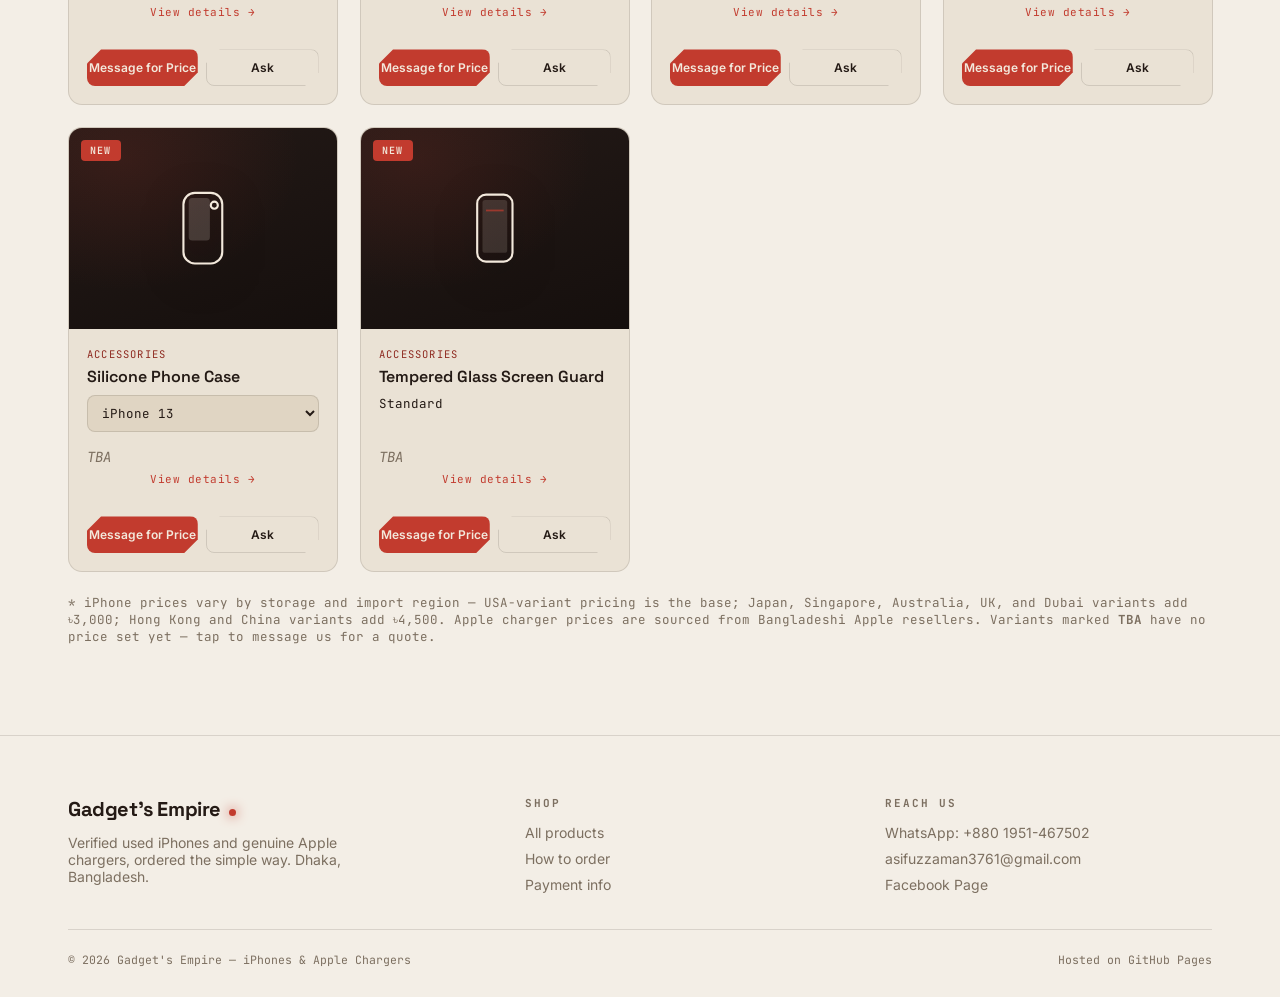
<file: shop.html>
<!DOCTYPE html>
<html lang="en">
<head>
<meta charset="UTF-8">
<meta name="viewport" content="width=device-width, initial-scale=1.0">
<title>Shop — Gadget's Empire</title>
<meta name="description" content="Browse verified used iPhones, genuine Apple chargers, audio, wearables and accessories at Gadget's Empire. Add to cart and checkout via WhatsApp, pay with bKash.">
<link rel="canonical" href="https://YOUR-DOMAIN-HERE/shop.html">
<meta property="og:type" content="website">
<meta property="og:title" content="Shop — Gadget's Empire">
<meta property="og:description" content="Browse verified used iPhones, genuine Apple chargers, audio, wearables and accessories at Gadget's Empire. Add to cart and checkout via WhatsApp, pay with bKash.">
<meta property="og:url" content="https://YOUR-DOMAIN-HERE/shop.html">
<meta property="og:image" content="https://YOUR-DOMAIN-HERE/og-image.jpg">
<meta property="og:locale" content="en_US">
<meta name="twitter:card" content="summary_large_image">
<meta name="twitter:title" content="Shop — Gadget's Empire">
<meta name="twitter:description" content="Browse verified used iPhones, genuine Apple chargers, audio, wearables and accessories at Gadget's Empire. Add to cart and checkout via WhatsApp, pay with bKash.">
<link rel="icon" type="image/svg+xml" href="data:image/svg+xml,%3Csvg xmlns='http://www.w3.org/2000/svg' viewBox='0 0 32 32'%3E%3Crect width='32' height='32' rx='6' fill='%23120D0C'/%3E%3Ccircle cx='16' cy='16' r='9' fill='none' stroke='%23D4A24C' stroke-width='2'/%3E%3Ccircle cx='16' cy='16' r='4' fill='%23C23B2E'/%3E%3C/svg%3E">
<link rel="preconnect" href="https://fonts.googleapis.com">
<link rel="preconnect" href="https://fonts.gstatic.com" crossorigin>
<link href="https://fonts.googleapis.com/css2?family=Space+Grotesk:wght@500;600;700&family=Inter:wght@400;500;600&family=JetBrains+Mono:wght@400;500&display=swap" rel="stylesheet">
<link rel="stylesheet" href="styles.css">
</head>
<body>

<div id="promoBanner" class="promo-banner">
  <div class="promo-banner-inner">
    <span class="promo-tag">10% OFF</span>
    <span class="promo-text">Everything — mention this code when you order:</span>
    <button id="promoCopyBtn" class="promo-code" title="Click to copy">&ldquo;Feed me discount I beg of you please&rdquo;</button>
    <button id="promoClose" class="promo-close" aria-label="Dismiss offer">&times;</button>
  </div>
</div>

<div id="pageTransition"><div class="pt-brand"><span class="pt-dot"></span>Gadget's Empire</div><div class="pt-sub">iPhones, Every Region &middot; Genuine Apple Gear</div></div>
<div id="cursor-glow"></div>
<div id="windLayer" aria-hidden="true"></div>
<canvas id="cursorTrail"></canvas>

<header>
  <div class="nav">
    <div class="logo"><span class="name">Gadget's Empire</span><span class="dot"></span></div>
    <nav class="links">
      <a href="index.html">Home</a>
      <a href="shop.html" class="active">Shop</a>
      <a href="contact.html">Contact</a>
    </nav>
    <div class="nav-right">
      <button id="soundToggle" class="cart-toggle magnetic" aria-pressed="false" aria-label="Toggle sound effects">
        <svg class="snd-on" viewBox="0 0 24 24" fill="none" stroke="#241A15" stroke-width="1.8" style="display:none;"><path d="M4 9v6h4l5 4V5L8 9H4z"/><path d="M16.5 8.5a5 5 0 0 1 0 7"/><path d="M19 6a8.5 8.5 0 0 1 0 12"/></svg>
        <svg class="snd-off" viewBox="0 0 24 24" fill="none" stroke="#241A15" stroke-width="1.8"><path d="M4 9v6h4l5 4V5L8 9H4z"/><line x1="16" y1="9" x2="21" y2="14"/><line x1="21" y1="9" x2="16" y2="14"/></svg>
      </button>
      <button id="cartToggle" class="cart-toggle magnetic" aria-haspopup="true" aria-expanded="false" aria-controls="cartDrawer" aria-label="Open cart">
        <svg viewBox="0 0 24 24" fill="none" stroke="#241A15" stroke-width="1.8"><path d="M3 4h2l2.4 12.2a2 2 0 0 0 2 1.6h8.2a2 2 0 0 0 2-1.6L21 7H6"/><circle cx="9.5" cy="20.5" r="1.4" fill="#241A15" stroke="none"/><circle cx="17.5" cy="20.5" r="1.4" fill="#241A15" stroke="none"/></svg>
        <span id="cartCount" class="cart-count">0</span>
      </button>
      <a class="btn btn-solid magnetic" href="contact.html">Order Now</a>
    </div>
  </div>
</header>

<section class="page-hero">
  <div class="wrap">
    <div class="breadcrumb"><a href="index.html">Home</a><span>/</span><span>Shop</span></div>
    <h1 class="reveal">The Shelf</h1>
    <p style="color:var(--text-dim); margin-top:10px; max-width:520px;" class="reveal">Pick a storage variant, add to cart, and checkout with everything in one message.</p>
  </div>
</section>

<section id="shop">
  <div class="wrap">
    <div class="shelf-rail reveal">
      <button class="chip active" data-filter="all">All</button>
      <button class="chip" data-filter="phones">Mobile Phones</button>
      <button class="chip" data-filter="power">Apple Chargers</button>
      <button class="chip" data-filter="audio">Audio</button>
      <button class="chip" data-filter="wearables">Wearables</button>
      <button class="chip" data-filter="accessories">Accessories</button>
    </div>
    <div class="grid" id="productGrid"></div>
    <p style="margin-top:22px; font-size:12.5px; color:var(--text-dim);" class="reveal mono">* iPhone prices vary by storage and import region — USA-variant pricing is the base; Japan, Singapore, Australia, UK, and Dubai variants add ৳3,000; Hong Kong and China variants add ৳4,500. Apple charger prices are sourced from Bangladeshi Apple resellers. Variants marked <b>TBA</b> have no price set yet — tap to message us for a quote.</p>
  </div>
</section>

<footer>
  <div class="wrap">
    <div class="foot-grid">
      <div>
        <div class="logo"><span class="name">Gadget's Empire</span><span class="dot"></span></div>
        <p style="color:var(--text-dim); font-size:14px; margin-top:12px; max-width:300px;">Verified used iPhones and genuine Apple chargers, ordered the simple way. Dhaka, Bangladesh.</p>
      </div>
      <div><h4>Shop</h4><ul><li><a href="shop.html">All products</a></li><li><a href="index.html#order">How to order</a></li><li><a href="index.html#trust">Payment info</a></li></ul></div>
      <div><h4>Reach us</h4><ul>
        <li><a href="https://wa.me/8801951467502" target="_blank" rel="noopener">WhatsApp: +880 1951-467502</a></li>
        <li><a href="mailto:asifuzzaman3761@gmail.com">asifuzzaman3761@gmail.com</a></li>
        <li><a href="contact.html">Facebook Page</a></li>
      </ul></div>
    </div>
    <div class="foot-bottom"><span>© 2026 Gadget's Empire — iPhones & Apple Chargers</span><span>Hosted on GitHub Pages</span></div>
  </div>
</footer>

<div id="cartOverlay" class="cart-overlay"></div>
<aside id="cartDrawer" class="cart-drawer" aria-hidden="true">
  <div class="cart-drawer-head"><h3>Your Cart</h3><button id="cartClose" class="cart-close" aria-label="Close cart">&times;</button></div>
  <div id="cartItems" class="cart-items"><p class="cart-empty">Your cart is empty. Add something from the shelf.</p></div>
  <div class="cart-footer">
    <div class="discount-row">
      <input id="discountInput" type="text" class="discount-input mono" placeholder="Discount code">
      <button id="discountApplyBtn" class="btn btn-outline" style="padding:9px 16px; font-size:12px;">Apply</button>
    </div>
    <div id="discountStatus" class="discount-status"></div>
    <div class="cart-subtotal"><span>Subtotal</span><span id="cartSubtotal" class="mono">৳0</span></div>
    <a id="checkoutWhatsapp" class="btn btn-solid magnetic" style="width:100%; margin-bottom:10px;" target="_blank" rel="noopener">Checkout via WhatsApp</a>
    <button id="checkoutFacebook" class="btn btn-outline" style="width:100%;">Copy Order for Facebook</button>
    <p class="cart-note">Checkout opens WhatsApp with your order pre-written. Nothing is charged automatically.</p>
  </div>
</aside>
<div id="toast" class="toast" role="status" aria-live="polite"></div>

<script src="app.js"></script>
<script>
  function pageInit(){
    var grid = document.getElementById('productGrid');
    PRODUCTS.forEach(function(p){ grid.appendChild(buildProductCard(p)); });

    var chips = document.querySelectorAll('.chip');
    function applyFilter(f){
      document.querySelectorAll('#productGrid .card').forEach(function(card){
        card.style.display = (f === 'all' || card.dataset.cat === f) ? '' : 'none';
      });
    }
    chips.forEach(function(chip){
      chip.addEventListener('click', function(){
        chips.forEach(function(c){ c.classList.remove('active'); });
        chip.classList.add('active');
        applyFilter(chip.dataset.filter);
      });
    });

    var params = new URLSearchParams(window.location.search);
    var cat = params.get('cat');
    if(cat){
      var target = document.querySelector('.chip[data-filter="' + cat + '"]');
      if(target){ target.click(); }
    }
  }
</script>
</body>
</html>
</file>
<file: styles.css>
:root{
  --bg: #F3EEE6;
  --surface: #EAE2D5;
  --surface-2: #E0D5C3;
  --text: #241A15;
  --text-dim: #7C6F60;
  --accent: #C23B2E;
  --gold: #B8862E;
  --accent-dim: #8F2B21;
  --blue: #8593A8;
  --line: rgba(32,24,18,0.13);
  --ink: #201812;
  --radius: 14px;
}
*{ box-sizing:border-box; margin:0; padding:0; }
html{ scroll-behavior:smooth; background:var(--bg); }
body{
  background:var(--bg); color:var(--text);
  font-family:'Inter', sans-serif;
  -webkit-font-smoothing:antialiased;
  overflow-x:hidden;
  cursor:default;
}
h1,h2,h3,.display{ font-family:'Space Grotesk', sans-serif; font-weight:700; letter-spacing:-0.02em; line-height:1.05; }
.mono{ font-family:'JetBrains Mono', monospace; }
a{ color:inherit; text-decoration:none; }
img,svg{ display:block; max-width:100%; }
.wrap{ max-width:1200px; margin:0 auto; padding:0 28px; position:relative; z-index:2; }
::selection{ background:var(--accent); color:#F3E9DC; }
button{ font-family:inherit; cursor:pointer; }

@media (prefers-reduced-motion: reduce){
  html{ scroll-behavior:auto; }
  *{ animation-duration:0.001ms !important; transition-duration:0.001ms !important; }
}
:focus-visible{ outline:2px solid var(--accent); outline-offset:3px; }


#pageTransition{
  position:fixed; inset:0; z-index:300;
  background:linear-gradient(135deg, var(--gold) 0%, var(--accent) 65%, var(--accent-dim) 100%);
  transform:scaleY(0); transform-origin:bottom;
  transition:transform .5s cubic-bezier(.76,0,.24,1);
  display:flex; flex-direction:column; align-items:center; justify-content:center;
  pointer-events:none;
}
#pageTransition.cover{ transform:scaleY(1); transform-origin:bottom; pointer-events:auto; }
#pageTransition.reveal{ transform:scaleY(0); transform-origin:top; transition:transform .55s cubic-bezier(.76,0,.24,1) .05s; }
#pageTransition .pt-brand{
  font-family:'Space Grotesk',sans-serif; font-weight:700; font-size:30px; color:#F3EEE6;
  letter-spacing:-0.02em; display:flex; align-items:center; gap:10px;
  opacity:0; transform:translateY(10px); transition:opacity .3s ease .15s, transform .3s ease .15s;
}
#pageTransition.cover .pt-brand{ opacity:1; transform:translateY(0); }
#pageTransition .pt-dot{ width:8px; height:8px; border-radius:50%; background:#201812; }
#pageTransition .pt-sub{
  font-family:'JetBrains Mono',monospace; font-size:11.5px; letter-spacing:2px; text-transform:uppercase;
  color:rgba(243,238,230,0.85); margin-top:10px; opacity:0; transform:translateY(8px);
  transition:opacity .3s ease .1s, transform .3s ease .1s;
}
#pageTransition.welcome.cover .pt-sub{ opacity:1; transform:translateY(0); transition-delay:.5s; }

/* ---------- custom cursor glow ---------- */
#cursor-glow{
  position:fixed; top:0; left:0; width:420px; height:420px;
  border-radius:50%; pointer-events:none; z-index:1;
  background: radial-gradient(circle, rgba(194,59,46,0.10) 0%, rgba(74,85,104,0.06) 45%, transparent 72%);
  transform: translate(-50%,-50%);
  transition: opacity .3s ease;
  will-change: transform;
}
@media (hover:none), (pointer:coarse){ #cursor-glow{ display:none; } }

/* ---------- real-time cursor trail canvas ---------- */
#cursorTrail{ position:fixed; inset:0; pointer-events:none; z-index:4; }

/* ---------- click slash burst ---------- */
.slash-burst{
  position:fixed; height:3px; width:90px; border-radius:2px;
  background:linear-gradient(90deg, transparent, var(--gold) 30%, var(--accent) 70%, transparent);
  pointer-events:none; z-index:120; left:0; top:0;
  animation: slash-anim .45s ease-out forwards;
}
@keyframes slash-anim{
  0%{ transform: translate(-50%,-50%) rotate(var(--angle)) scaleX(0); opacity:0; }
  25%{ opacity:1; }
  100%{ transform: translate(-50%,-50%) rotate(var(--angle)) scaleX(1.5); opacity:0; }
}

/* ---------- header ---------- */
header{
  position:sticky; top:0; z-index:50;
  background: rgba(243,238,230,0.78);
  backdrop-filter: blur(14px);
  border-bottom:1px solid var(--line);
}
.nav{ display:flex; align-items:center; justify-content:space-between; padding:18px 28px; max-width:1200px; margin:0 auto; gap:14px; }
.logo{ display:flex; align-items:baseline; gap:8px; min-width:0; }
.logo .name{ font-family:'Space Grotesk',sans-serif; font-weight:700; font-size:20px; letter-spacing:-0.02em; white-space:nowrap; }
.logo .dot{ width:7px; height:7px; border-radius:50%; background:var(--accent); box-shadow:0 0 12px var(--accent); flex-shrink:0; animation:seal-pulse 2.6s ease-in-out infinite; }
@keyframes seal-pulse{ 0%,100%{ box-shadow:0 0 8px var(--accent); } 50%{ box-shadow:0 0 16px var(--accent), 0 0 6px var(--gold); } }

/* ---------- wind leaf particles ---------- */
#windLayer{ position:fixed; inset:0; pointer-events:none; z-index:5; overflow:hidden; }
.leaf{
  position:absolute; top:0; left:0;
  background:var(--accent);
  clip-path: polygon(50% 0%, 100% 35%, 78% 100%, 22% 100%, 0% 35%);
  opacity:0.6;
  animation-name: leaf-fall; animation-timing-function: linear; animation-fill-mode: forwards;
  will-change: transform, opacity;
}
.leaf.gold{ background:var(--gold); }
@keyframes leaf-fall{
  0%{ transform: translate(var(--startX), -8vh) rotate(0deg); opacity:0; }
  8%{ opacity:0.6; }
  92%{ opacity:0.45; }
  100%{ transform: translate(calc(var(--startX) + var(--driftX)), 108vh) rotate(var(--spin)); opacity:0; }
}
@media (max-width:480px){
  .logo .name{ font-size:15px; }
  .nav{ padding:14px 18px; gap:8px; }
  .nav-right .btn{ padding:10px 14px; font-size:12px; }
}
nav.links{ display:none; gap:32px; font-size:14px; color:var(--text-dim); }
nav.links a{ transition:color .2s ease; position:relative; }
nav.links a:hover, nav.links a.active{ color:var(--text); }
nav.links a.active::after{ content:''; position:absolute; left:0; right:0; bottom:-6px; height:2px; background:var(--accent); }
@media (min-width:760px){ nav.links{ display:flex; } }
.nav-right{ display:flex; align-items:center; gap:12px; }

.btn{
  display:inline-flex; align-items:center; justify-content:center; gap:8px;
  padding:13px 26px; font-size:13.5px; font-weight:600;
  position:relative; overflow:hidden; white-space:nowrap; border:none;
  clip-path: polygon(14px 0, 100% 0, 100% calc(100% - 14px), calc(100% - 14px) 100%, 0 100%, 0 14px);
  transition: transform .3s cubic-bezier(.2,.9,.3,1.3), clip-path .3s ease;
}
.btn::after{
  content:''; position:absolute; top:0; left:-60%; width:35%; height:100%;
  background:linear-gradient(115deg, transparent 0%, rgba(255,255,255,0.45) 50%, transparent 100%);
  transform:skewX(-18deg); transition:left .55s cubic-bezier(.2,.8,.2,1); pointer-events:none;
}
.btn:hover::after{ left:130%; }
.btn-solid{ background:var(--accent); color:#F3E9DC; }
.btn-solid:hover{ transform:translateY(-2px); box-shadow:0 10px 30px rgba(194,59,46,0.3); clip-path: polygon(8px 0, 100% 0, 100% calc(100% - 8px), calc(100% - 8px) 100%, 0 100%, 0 8px); }
.btn-solid:disabled{ opacity:0.5; cursor:not-allowed; transform:none; box-shadow:none; }
.btn-outline{ border:1px solid var(--line); color:var(--text); background:rgba(32,24,18,0.03); }
.btn-outline:hover{ background:rgba(32,24,18,0.07); transform:translateY(-2px); border-color:var(--accent); }
.magnetic{ will-change: transform; }

.cart-toggle{
  position:relative; width:42px; height:42px; border-radius:50%;
  background:rgba(32,24,18,0.04); border:1px solid var(--line);
  display:flex; align-items:center; justify-content:center;
  transition: background .25s ease, transform .35s cubic-bezier(.2,.9,.3,1.3);
}
.cart-toggle:hover{ background:rgba(32,24,18,0.08); }
.cart-toggle svg{ width:19px; height:19px; }
.cart-count{
  position:absolute; top:-4px; right:-4px; min-width:18px; height:18px; padding:0 4px;
  background:var(--accent); color:#F3E9DC; border-radius:999px;
  font-family:'JetBrains Mono',monospace; font-size:10px; font-weight:600;
  display:flex; align-items:center; justify-content:center;
  transform:scale(0); transition:transform .25s cubic-bezier(.3,1.5,.5,1);
}
.cart-count.show{ transform:scale(1); }

.reveal{ opacity:0; transform:translateY(28px); transition:opacity .8s cubic-bezier(.2,.7,.2,1), transform .8s cubic-bezier(.2,.7,.2,1); }
.reveal.in{ opacity:1; transform:translateY(0); }

/* ---------- hero + 3D mockup ---------- */
#hero{ position:relative; padding:110px 0 80px; overflow:hidden; }
.orb{ position:absolute; border-radius:50%; filter:blur(90px); z-index:0; opacity:.55; will-change:transform; }
.orb1{ width:520px; height:520px; background:var(--accent); top:-220px; left:-140px; }
.orb2{ width:460px; height:460px; background:var(--blue); top:60px; right:-160px; opacity:.35; }
.hero-grid{ display:grid; grid-template-columns:1.1fr 0.9fr; gap:40px; align-items:center; }
@media (max-width:860px){ .hero-grid{ grid-template-columns:1fr; } }
.hero-copy{ position:relative; z-index:2; max-width:640px; }
.eyebrow{ font-family:'JetBrains Mono',monospace; font-size:12px; letter-spacing:2.5px; text-transform:uppercase; color:var(--accent); display:flex; align-items:center; gap:10px; }
.eyebrow::before{ content:''; width:26px; height:1px; background:var(--accent); }
.hero-copy h1{ font-size:clamp(38px,6vw,68px); margin:20px 0 20px; }
.hero-copy h1 span{ color:var(--text-dim); }
.hero-copy p{ font-size:17px; color:var(--text-dim); line-height:1.65; max-width:500px; margin-bottom:30px; }
.hero-actions{ display:flex; gap:14px; flex-wrap:wrap; }

.hero-3dtext{
  position:relative; width:100%; max-width:400px; margin:0 auto; z-index:2;
  display:flex; flex-direction:column; align-items:center; justify-content:center;
  padding:30px 10px; overflow:hidden; will-change:transform;
}
.ht3d-text{
  --lx: 35%; --ly: 15%;
  margin:0; text-align:center;
  font-family:'Space Grotesk',sans-serif; font-weight:700;
  font-size:clamp(34px,6vw,54px); line-height:1.05; letter-spacing:-0.02em;
  background-image: radial-gradient(circle at var(--lx) var(--ly), #F8F1E2 0%, var(--gold) 38%, var(--accent) 78%);
  -webkit-background-clip:text; background-clip:text; color:transparent;
  text-shadow:
    1px 1px 0 var(--accent-dim), 2px 2px 0 var(--accent-dim), 3px 3px 0 var(--accent-dim),
    4px 4px 0 var(--accent-dim), 5px 5px 0 var(--accent-dim), 6px 6px 0 var(--accent-dim),
    7px 8px 10px rgba(32,24,18,0.4), 0 0 34px rgba(212,164,76,0.35);
  transform: perspective(700px) rotateX(10deg);
  position:relative; z-index:1;
}
.ht3d-tagline{
  margin-top:16px; font-size:11.5px; letter-spacing:2.5px; text-transform:uppercase;
  color:var(--text-dim); position:relative; z-index:1;
}
.hero-3dtext::after{
  content:''; position:absolute; top:0; left:-40%; width:26%; height:100%;
  background:linear-gradient(100deg, transparent, rgba(255,255,255,0.55) 50%, transparent);
  transform:skewX(-20deg); pointer-events:none; z-index:2;
  animation: ht3d-shine 5s ease-in-out infinite;
}
@keyframes ht3d-shine{ 0%,15%{ left:-40%; } 55%,100%{ left:130%; } }
@media (prefers-reduced-motion: reduce){ .hero-3dtext::after{ animation:none; display:none; } }
.hero-horizon{ position:absolute; left:0; right:0; bottom:0; width:100%; height:110px; z-index:1; pointer-events:none; }

/* marquee */
.marquee{ margin-top:70px; border-top:1px solid var(--line); border-bottom:1px solid var(--line); padding:18px 0; overflow:hidden; position:relative; z-index:2; }
.marquee-track{ display:flex; gap:48px; width:max-content; animation:scroll-x 26s linear infinite; }
.marquee-track span{ font-family:'Space Grotesk',sans-serif; font-size:15px; color:var(--text-dim); white-space:nowrap; display:flex; align-items:center; gap:48px; }
.marquee-track span b{ color:var(--text); font-weight:600; }
@keyframes scroll-x{ from{ transform:translateX(0); } to{ transform:translateX(-50%); } }

/* ---------- stats ---------- */
#stats{ padding:70px 0; border-bottom:1px solid var(--line); }
.stats-grid{ display:grid; grid-template-columns:repeat(auto-fit,minmax(160px,1fr)); gap:24px; }
.stat .num{ font-family:'Space Grotesk',sans-serif; font-weight:700; font-size:clamp(30px,4vw,44px); color:var(--accent); }
.stat .lbl{ font-size:13px; color:var(--text-dim); margin-top:6px; }

/* ---------- sections ---------- */
section{ padding:90px 0; position:relative; z-index:2; }
.section-head{ display:flex; justify-content:space-between; align-items:flex-end; gap:24px; flex-wrap:wrap; margin-bottom:44px; }
.section-head h2{ font-size:clamp(28px,4vw,40px); margin-top:12px; }
.section-head p{ color:var(--text-dim); font-size:15px; max-width:400px; }

/* page hero (sub-pages) */
.page-hero{ padding:64px 0 44px; border-bottom:1px solid var(--line); }
.breadcrumb{ font-family:'JetBrains Mono',monospace; font-size:12px; color:var(--text-dim); display:flex; gap:8px; align-items:center; margin-bottom:16px; }
.breadcrumb a:hover{ color:var(--accent); }
.page-hero h1{ font-size:clamp(32px,5vw,52px); }

/* category tilt cards */
.cat-grid{ display:grid; grid-template-columns:repeat(auto-fit,minmax(190px,1fr)); gap:18px; }
.cat-card{
  position:relative; padding:26px 22px; border-radius:var(--radius);
  background:linear-gradient(160deg, var(--surface) 0%, var(--surface-2) 100%);
  border:1px solid var(--line);
  overflow:hidden;
  transform-style:preserve-3d;
  transition: transform .12s ease, border-color .3s ease;
  cursor:pointer;
}
.cat-card:hover{ border-color:rgba(194,59,46,0.35); }
.cat-card .glow{
  position:absolute; inset:0; opacity:0; pointer-events:none;
  background: radial-gradient(220px circle at var(--mx,50%) var(--my,50%), rgba(194,59,46,0.16), transparent 60%);
  transition:opacity .3s ease;
}
.cat-card:hover .glow{ opacity:1; }
.cat-card .icon{ width:34px; height:34px; margin-bottom:18px; opacity:0.9; }
.cat-card h3{ font-size:16.5px; font-weight:600; margin-bottom:6px; }
.cat-card p{ font-size:13px; color:var(--text-dim); }

/* product grid */
.shelf-rail{ display:flex; gap:10px; margin-bottom:34px; flex-wrap:wrap; }
.chip{
  font-family:'JetBrains Mono',monospace; font-size:12px; letter-spacing:0.5px;
  padding:9px 16px; border:1px solid var(--line); border-radius:2px;
  clip-path: polygon(6px 0, 100% 0, 100% calc(100% - 6px), calc(100% - 6px) 100%, 0 100%, 0 6px);
  background:transparent; color:var(--text-dim); transition:all .25s ease;
}
.chip.active, .chip:hover{ background:var(--accent); color:#F3E9DC; border-color:var(--accent); }

.grid{ display:grid; gap:22px; grid-template-columns:repeat(auto-fill, minmax(250px,1fr)); }
.card{
  background:var(--surface); border:1px solid var(--line); border-radius:var(--radius);
  overflow:hidden; display:flex; flex-direction:column;
  transform-style:preserve-3d; transition: transform .15s ease, box-shadow .3s ease, border-color .3s ease;
  will-change:transform; cursor:pointer;
}
.card:hover{ border-color:rgba(194,59,46,0.3); box-shadow:0 20px 50px rgba(0,0,0,0.45); }
.card-media{
  aspect-ratio:4/3;
  background: radial-gradient(120% 120% at 20% 15%, rgba(194,59,46,0.14), transparent 55%), linear-gradient(160deg, #241A17 0%, #150F0D 100%);
  display:flex; align-items:center; justify-content:center; position:relative;
  overflow:hidden;
}
.card-media svg{ width:44%; height:44%; filter:drop-shadow(0 10px 18px rgba(0,0,0,0.5)); }
.card-badge{
  position:absolute; top:12px; left:12px; font-family:'JetBrains Mono',monospace; font-size:10px; letter-spacing:1.2px; text-transform:uppercase;
  background:var(--accent); color:#F3E9DC; padding:4px 9px; border-radius:4px; font-weight:600; z-index:2;
}
.shine{
  position:absolute; inset:0; pointer-events:none;
  background:linear-gradient(115deg, transparent 42%, rgba(255,255,255,0.14) 50%, transparent 58%);
  transform:translateX(-120%);
  transition:transform .7s ease;
}
.card:hover .shine{ transform:translateX(120%); }
.card-body{ padding:18px 18px 6px; display:flex; flex-direction:column; gap:8px; flex:1; }
.card-body .cat{ font-family:'JetBrains Mono',monospace; font-size:10.5px; letter-spacing:1.2px; text-transform:uppercase; color:var(--accent-dim); }
.card-body h3{ font-family:'Space Grotesk',sans-serif; font-weight:600; font-size:16px; letter-spacing:0; }
.variant-select{
  background:var(--surface-2); color:var(--text); border:1px solid var(--line); border-radius:8px;
  padding:8px 10px; font-size:12.5px; width:100%; margin-top:2px;
}
.card-body .price{ font-family:'JetBrains Mono',monospace; font-size:16.5px; color:var(--text); margin-top:auto; padding-top:8px; }
.card-body .price.tba{ color:var(--text-dim); font-style:italic; font-size:14px; }
.card-actions{ display:flex; gap:8px; padding:16px 18px 18px; }
.card-actions .btn{ flex:1; padding:10px 8px; font-size:12px; border-radius:8px; }
.card-actions .btn-outline{ background:transparent; }
.view-details{ font-family:'JetBrains Mono',monospace; font-size:11px; color:var(--accent); text-align:center; padding:0 18px 14px; letter-spacing:0.5px; }

/* ---------- product detail page ---------- */
.product-hero{ display:grid; grid-template-columns:1fr 1fr; gap:52px; align-items:center; }
@media (max-width:860px){ .product-hero{ grid-template-columns:1fr; } }
.product-showcase{
  position:relative; aspect-ratio:1; border-radius:24px; overflow:hidden;
  background: radial-gradient(120% 120% at 25% 15%, rgba(194,59,46,0.16), transparent 55%), linear-gradient(160deg, #241A17 0%, #120D0C 100%);
  border:1px solid var(--line);
  display:flex; align-items:center; justify-content:center;
  perspective:900px;
}
.product-showcase svg{ width:44%; height:44%; transition:transform .25s ease; filter:drop-shadow(0 20px 30px rgba(0,0,0,0.55)); }
.product-showcase:hover svg{ transform:rotateY(18deg) rotateX(-10deg) scale(1.06); }
.product-showcase .card-badge{ position:absolute; top:18px; left:18px; }
.product-info .cat{ font-family:'JetBrains Mono',monospace; font-size:12px; letter-spacing:1.5px; text-transform:uppercase; color:var(--accent-dim); }
.product-info h1{ font-size:clamp(28px,4vw,42px); margin:12px 0 16px; }
.product-info .desc{ color:var(--text-dim); font-size:15px; line-height:1.7; margin-bottom:26px; max-width:460px; }
.product-info .price-lg{ font-family:'JetBrains Mono',monospace; font-size:30px; margin:18px 0 24px; }
.product-info .price-lg.tba{ color:var(--text-dim); font-style:italic; font-size:22px; }
.qty-row{ display:flex; align-items:center; gap:16px; margin-bottom:22px; }
.qty-stepper-lg{ display:flex; align-items:center; gap:14px; border:1px solid var(--line); border-radius:999px; padding:6px 8px; }
.qty-stepper-lg button{ width:30px; height:30px; border-radius:50%; background:rgba(32,24,18,0.06); border:none; color:var(--text); font-size:16px; }
.qty-stepper-lg button:hover{ background:rgba(32,24,18,0.14); }
.qty-stepper-lg span{ font-family:'JetBrains Mono',monospace; min-width:20px; text-align:center; }
.product-actions{ display:flex; gap:12px; flex-wrap:wrap; }
.pd-features{ margin-top:28px; padding-top:24px; border-top:1px solid var(--line); }
.pd-features-label{ font-size:11px; letter-spacing:2px; text-transform:uppercase; color:var(--accent-dim); margin-bottom:12px; }
.pd-features-list{ list-style:none; display:flex; flex-direction:column; gap:9px; }
.pd-features-list li{ font-size:14px; color:var(--text); padding-left:22px; position:relative; line-height:1.5; }
.pd-features-list li::before{ content:'✓'; position:absolute; left:0; color:var(--accent); font-weight:700; }
.related-row{ margin-top:90px; }

/* how it works */
.steps{ display:grid; gap:24px; grid-template-columns:repeat(auto-fit,minmax(220px,1fr)); }
.step{ padding:26px; border:1px solid var(--line); border-radius:var(--radius); background:var(--surface); position:relative; }
.step .num{ font-family:'JetBrains Mono',monospace; font-size:13px; color:var(--accent); margin-bottom:14px; display:block; }
.step h3{ font-size:17px; margin-bottom:8px; }
.step p{ font-size:14px; color:var(--text-dim); line-height:1.6; }

/* trust */
.trust-grid{ display:grid; gap:18px; grid-template-columns:repeat(auto-fit,minmax(220px,1fr)); }
.trust-card{ padding:24px; border:1px solid var(--line); border-radius:var(--radius); background:linear-gradient(160deg, var(--surface) 0%, var(--surface-2) 100%); }
.trust-card .label{ font-family:'JetBrains Mono',monospace; font-size:10.5px; letter-spacing:1.5px; text-transform:uppercase; color:var(--accent); margin-bottom:10px; }
.trust-card .value{ font-weight:600; font-size:17px; font-family:'Space Grotesk',sans-serif; }
.trust-card .sub{ font-size:13px; color:var(--text-dim); margin-top:6px; }

/* ---------- contact page / facebook embed ---------- */
.contact-grid{ display:grid; grid-template-columns:1fr 1fr; gap:40px; align-items:start; }
@media (max-width:860px){ .contact-grid{ grid-template-columns:1fr; } }
.contact-cards{ display:flex; flex-direction:column; gap:16px; }
.fb-embed-wrap{
  border-radius:var(--radius); overflow:hidden; border:1px solid var(--line);
  background:var(--surface); padding:4px; min-height:280px;
}
.fb-embed-wrap iframe{ width:100%; border:none; border-radius:10px; }
.fb-fallback{ padding:40px 24px; text-align:center; color:var(--text-dim); font-size:14px; }
.fb-fallback a{ color:var(--accent); font-weight:600; }

/* footer */
footer{ padding:60px 0 30px; border-top:1px solid var(--line); }
.foot-grid{ display:grid; gap:32px; grid-template-columns:1.3fr 1fr 1fr; margin-bottom:36px; }
@media (max-width:720px){ .foot-grid{ grid-template-columns:1fr; } }
footer h4{ font-family:'JetBrains Mono',monospace; font-size:11px; letter-spacing:2px; text-transform:uppercase; color:var(--text-dim); margin-bottom:14px; }
footer ul{ list-style:none; display:flex; flex-direction:column; gap:9px; font-size:14px; color:var(--text-dim); }
footer ul a:hover{ color:var(--accent); }
.foot-bottom{ display:flex; justify-content:space-between; flex-wrap:wrap; gap:10px; padding-top:22px; border-top:1px solid var(--line); font-family:'JetBrains Mono',monospace; font-size:11.5px; color:var(--text-dim); }

/* ---------- cart drawer ---------- */
.cart-overlay{
  position:fixed; inset:0; background:rgba(0,0,0,0.55); backdrop-filter:blur(2px);
  opacity:0; pointer-events:none; transition:opacity .3s ease; z-index:90;
}
.cart-overlay.open{ opacity:1; pointer-events:auto; }
.cart-drawer{
  position:fixed; top:0; right:0; height:100%; width:min(400px, 92vw);
  background:var(--surface); border-left:1px solid var(--line);
  display:flex; flex-direction:column;
  transform:translateX(100%); transition:transform .4s cubic-bezier(.2,.8,.2,1);
  z-index:91;
}
.cart-drawer.open{ transform:translateX(0); }
.cart-drawer-head{ display:flex; align-items:center; justify-content:space-between; padding:22px 22px 16px; border-bottom:1px solid var(--line); }
.cart-drawer-head h3{ font-size:18px; }
.cart-close{ width:32px; height:32px; border-radius:50%; background:rgba(32,24,18,0.06); border:none; color:var(--text); font-size:18px; display:flex; align-items:center; justify-content:center; }
.cart-close:hover{ background:rgba(32,24,18,0.12); }
.cart-items{ flex:1; overflow-y:auto; padding:18px 22px; display:flex; flex-direction:column; gap:16px; }
.cart-empty{ color:var(--text-dim); font-size:14px; text-align:center; margin-top:40px; }
.cart-item{ display:flex; gap:12px; align-items:flex-start; border-bottom:1px solid var(--line); padding-bottom:16px; }
.cart-item-info{ flex:1; min-width:0; }
.cart-item-info h4{ font-size:14px; font-weight:600; font-family:'Space Grotesk',sans-serif; margin-bottom:3px; }
.cart-item-info .variant{ font-size:12px; color:var(--text-dim); font-family:'JetBrains Mono',monospace; }
.cart-item-info .line-price{ font-size:13px; color:var(--accent); font-family:'JetBrains Mono',monospace; margin-top:6px; }
.qty-stepper{ display:flex; align-items:center; gap:8px; margin-top:8px; }
.qty-stepper button{ width:24px; height:24px; border-radius:6px; background:rgba(32,24,18,0.06); border:none; color:var(--text); font-size:14px; line-height:1; }
.qty-stepper button:hover{ background:rgba(32,24,18,0.14); }
.qty-stepper span{ font-family:'JetBrains Mono',monospace; font-size:13px; min-width:16px; text-align:center; }
.cart-item-remove{ background:none; border:none; color:var(--text-dim); font-size:16px; padding:2px 4px; }
.cart-item-remove:hover{ color:var(--accent); }
.cart-footer{ padding:18px 22px 24px; border-top:1px solid var(--line); }
.cart-subtotal{ display:flex; justify-content:space-between; font-size:15px; margin-bottom:16px; }
.cart-subtotal span:last-child{ color:var(--accent); font-size:17px; font-weight:600; }
.cart-subtotal .original{ text-decoration:line-through; color:var(--text-dim); font-size:13px; margin-right:8px; font-weight:400; }
.discount-row{ display:flex; gap:8px; margin-bottom:8px; }
.discount-input{ flex:1; min-width:0; background:var(--surface-2); border:1px solid var(--line); border-radius:6px; padding:9px 10px; font-size:12px; color:var(--text); }
.discount-status{ font-size:12px; margin-bottom:10px; min-height:14px; color:var(--text-dim); }
.discount-status.applied{ color:var(--accent-dim); font-weight:600; }
.cart-note{ font-size:11.5px; color:var(--text-dim); margin-top:10px; text-align:center; line-height:1.5; }

/* toast */
.toast{
  position:fixed; bottom:26px; left:50%; transform:translateX(-50%) translateY(20px);
  background:var(--accent); color:#F3E9DC; font-weight:600; font-size:13.5px;
  padding:12px 22px; border-radius:999px; z-index:99;
  opacity:0; pointer-events:none; transition:opacity .3s ease, transform .3s ease;
  white-space:nowrap;
}
.toast.show{ opacity:1; transform:translateX(-50%) translateY(0); }

/* =========================
   Payment Section
========================= */

.payments{
    padding:90px 0;
}


.payment-grid{
    display:grid;
    grid-template-columns:repeat(auto-fit,minmax(260px,1fr));
    gap:22px;
    margin-top:40px;
}


.payment-card{

    padding:30px;

    background:linear-gradient(
        160deg,
        var(--surface),
        var(--surface-2)
    );

    border:1px solid var(--line);

    border-radius:var(--radius);

    transition:
    transform .3s ease,
    border-color .3s ease,
    box-shadow .3s ease;

}


.payment-card:hover{

    transform:translateY(-8px);

    border-color:rgba(194,59,46,.35);

    box-shadow:
    0 20px 50px rgba(0,0,0,.18);

}


.payment-card h3{

    font-family:'Space Grotesk',sans-serif;

    font-size:20px;

    margin-bottom:14px;

}


.payment-card h4{

    font-family:'JetBrains Mono',monospace;

    color:var(--accent);

    font-size:24px;

    margin:15px 0;

}


.payment-card p{

    color:var(--text-dim);

    font-size:14px;

}


/* WhatsApp button inside payment card */

.whatsapp-btn{

    display:inline-flex;

    align-items:center;

    justify-content:center;

    margin-top:20px;

    padding:13px 28px;

    background:#25D366;

    color:white;

    border-radius:50px;

    font-weight:600;

    transition:.3s ease;

}


.whatsapp-btn:hover{

    transform:translateY(-3px);

    opacity:.9;

}



/* Floating WhatsApp Button */

.floating-whatsapp{

    position:fixed;

    right:25px;

    bottom:25px;

    width:65px;

    height:65px;

    display:flex;

    align-items:center;

    justify-content:center;

    border-radius:50%;

    background:#25D366;

    color:white;

    font-size:30px;

    text-decoration:none;

    z-index:9999;

    box-shadow:
    0 10px 30px rgba(0,0,0,.25);

    transition:.3s ease;

}


.floating-whatsapp:hover{

    transform:scale(1.12);

}
</file>
